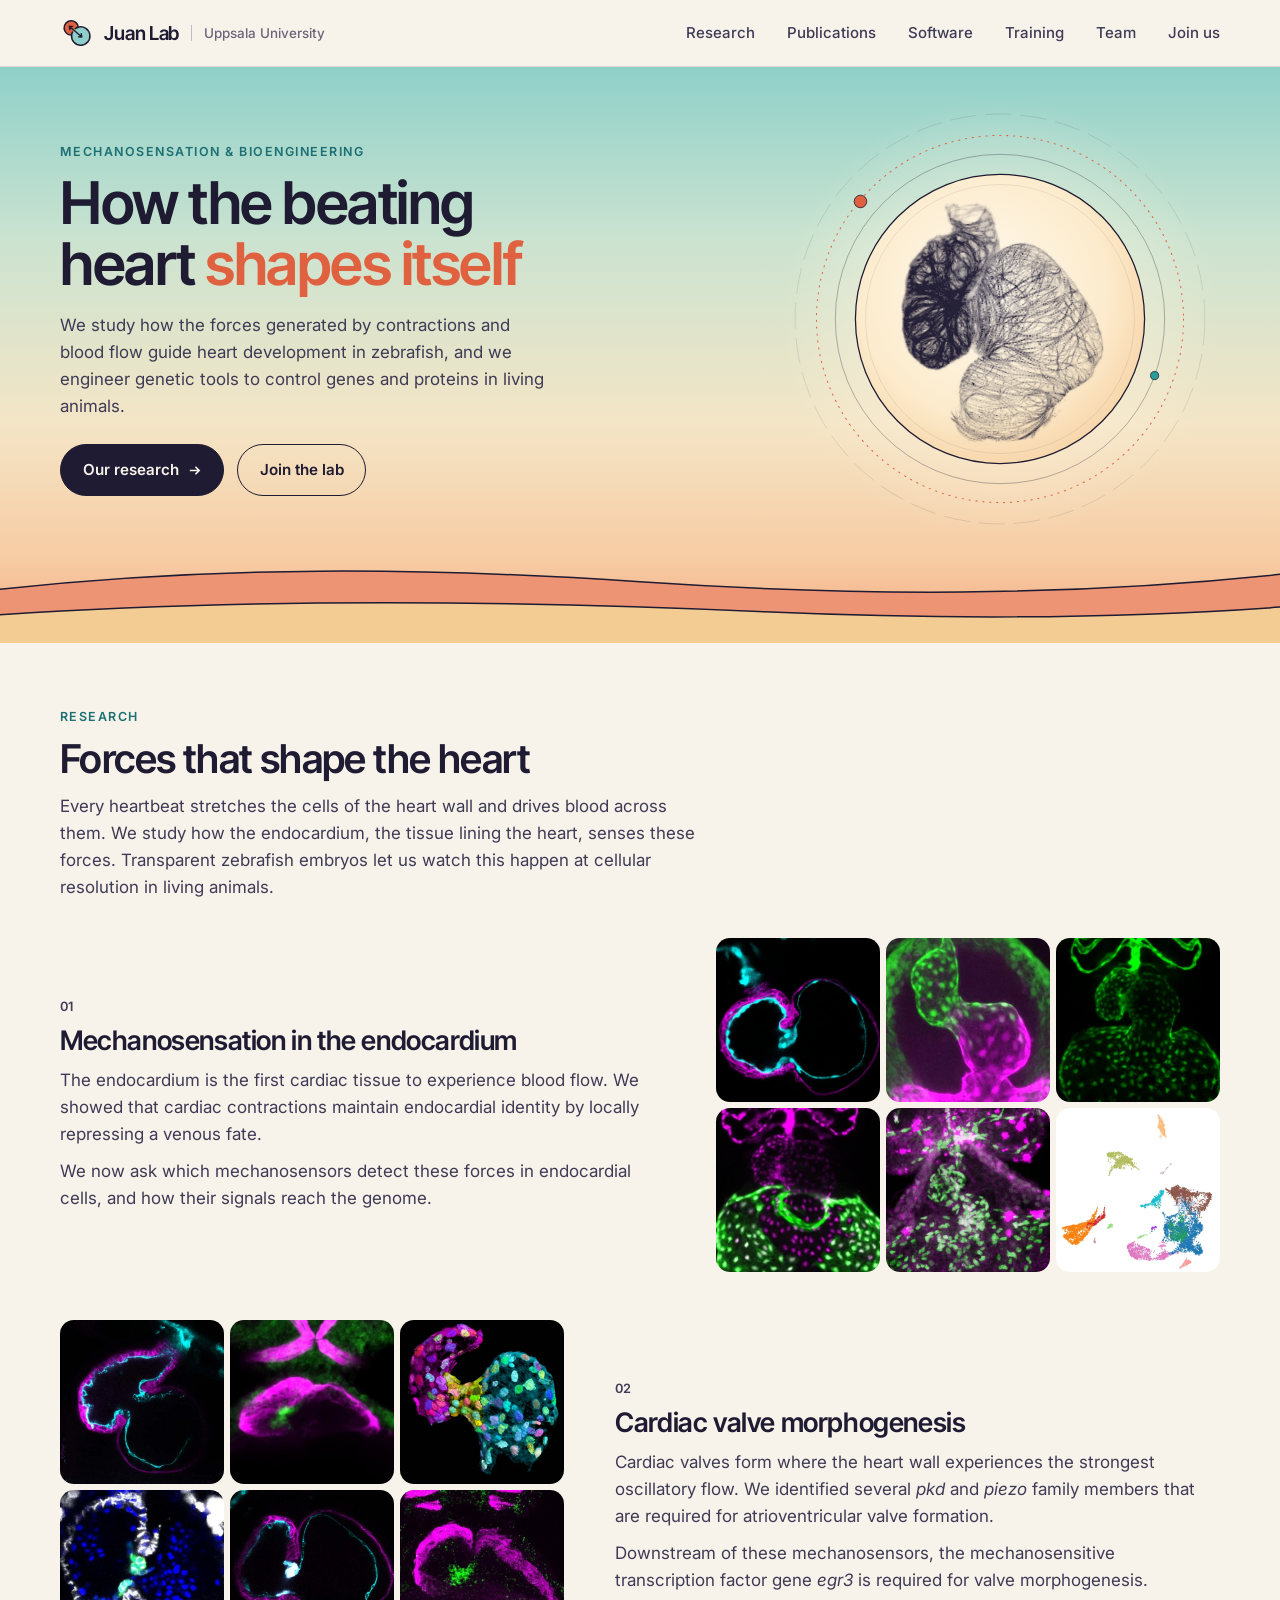
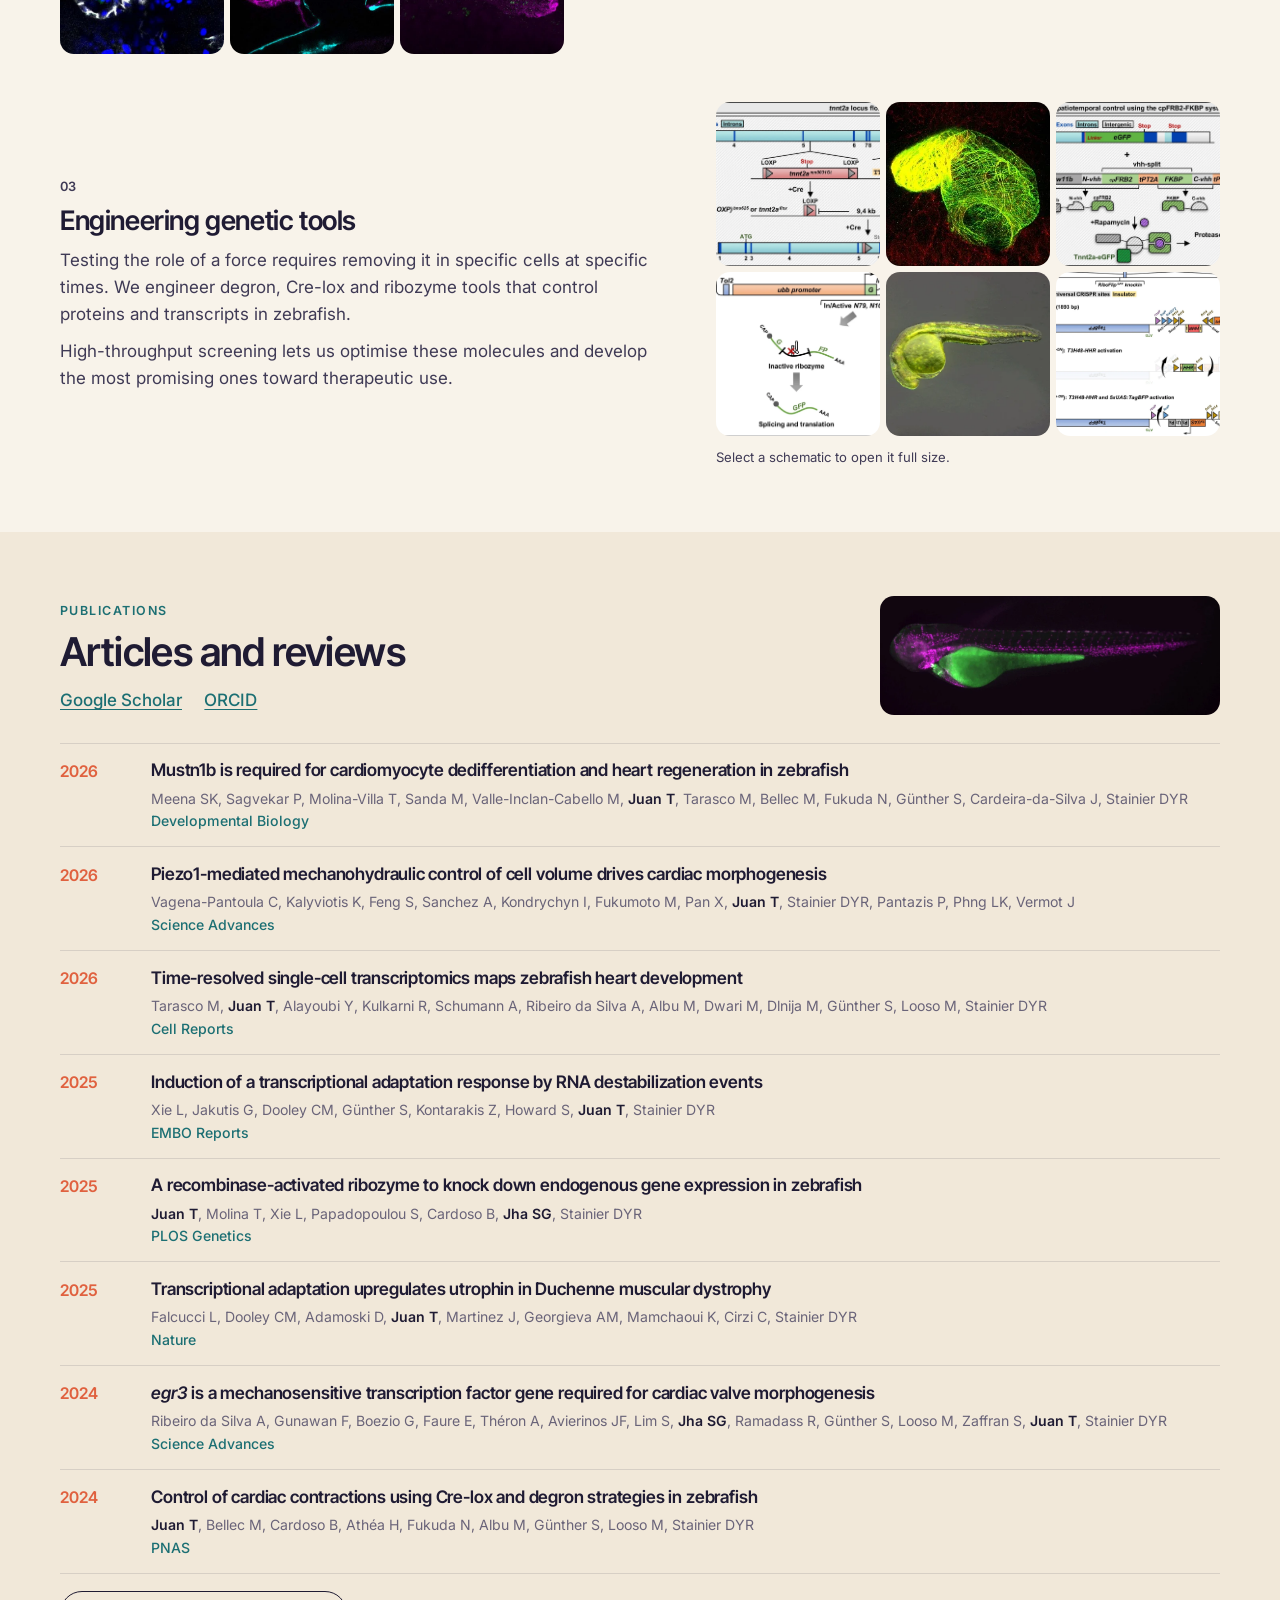
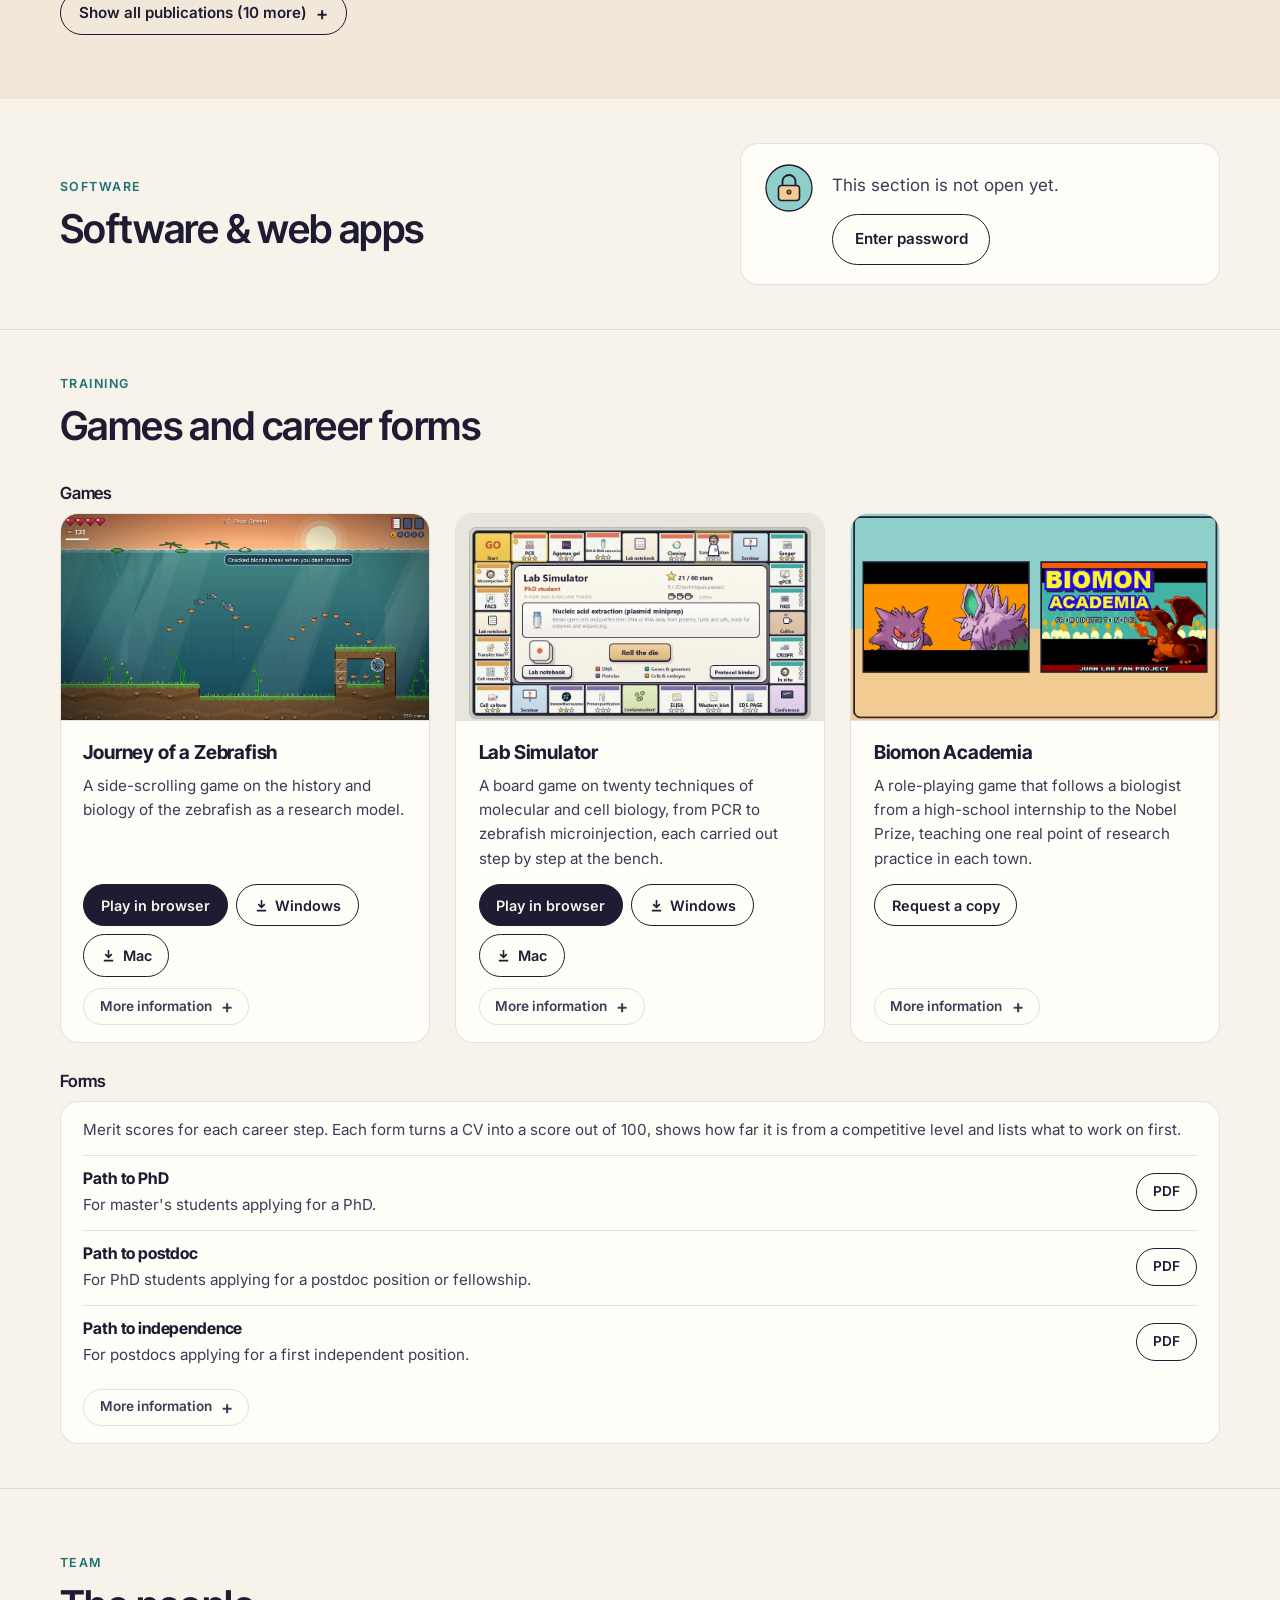
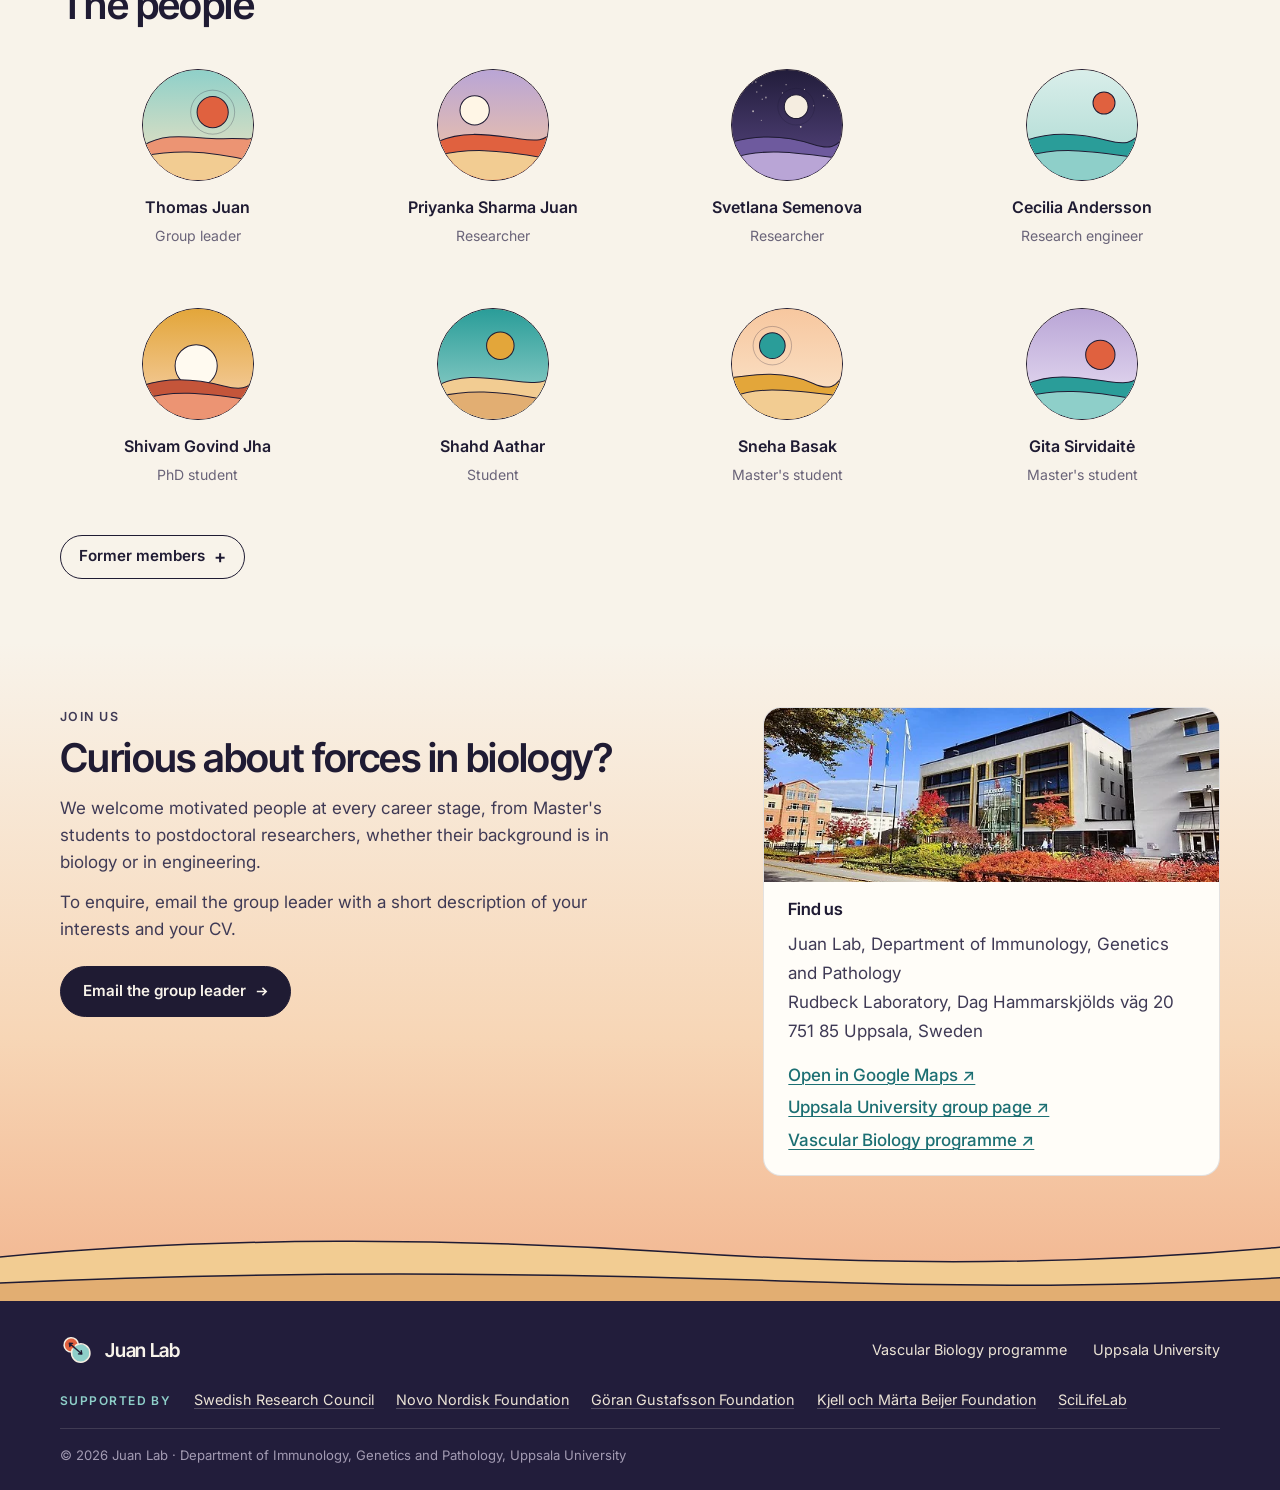
<file: index.html>
<!DOCTYPE html>
<html lang="en">
<head>
  <meta charset="utf-8">
  <meta name="viewport" content="width=device-width, initial-scale=1">
  <title>Juan Lab · Mechanosensation and Bioengineering · Uppsala University</title>
  <meta name="description" content="Juan Lab at Uppsala University studies how cardiac contractions and blood flow shape the developing heart in zebrafish, and engineers genetic tools to control genes and proteins in living animals.">
  <link rel="canonical" href="https://juanlab.org/">
  <meta name="theme-color" content="#f8f3ea">

  <meta property="og:type" content="website">
  <meta property="og:site_name" content="Juan Lab">
  <meta property="og:title" content="Juan Lab · How the beating heart shapes itself">
  <meta property="og:description" content="Mechanosensation in cardiovascular development and biomolecule engineering, in zebrafish. Uppsala University.">
  <meta property="og:url" content="https://juanlab.org/">
  <meta property="og:image" content="https://juanlab.org/assets/img/hero/og-image.jpg?v=20261113b">
  <meta property="og:image:width" content="1200">
  <meta property="og:image:height" content="630">
  <meta property="og:image:alt" content="How the beating heart shapes itself, beside a line drawing of a zebrafish heart">
  <meta name="twitter:card" content="summary_large_image">

  <link rel="icon" href="assets/logo/favicon.svg?v=20261113d" type="image/svg+xml">
  <link rel="icon" href="assets/logo/favicon-32.png?v=20261113d" sizes="32x32" type="image/png">
  <link rel="apple-touch-icon" href="assets/logo/apple-touch-icon.png?v=20261113d">

  <link rel="preconnect" href="https://fonts.googleapis.com">
  <link rel="preconnect" href="https://fonts.gstatic.com" crossorigin>
  <link href="https://fonts.googleapis.com/css2?family=Inter+Tight:wght@500;600&family=Inter:wght@400;500;600&display=swap" rel="stylesheet">
  <link rel="stylesheet" href="assets/css/style.css?v=20261121d">

  <script type="application/ld+json">
  {
    "@context": "https://schema.org",
    "@type": "ResearchOrganization",
    "name": "Juan Lab",
    "url": "https://juanlab.org/",
    "logo": "https://juanlab.org/assets/logo/juanlab-logo.svg",
    "description": "Mechanosensation in cardiovascular development and biomolecule engineering in zebrafish.",
    "parentOrganization": { "@type": "CollegeOrUniversity", "name": "Uppsala University" },
    "address": {
      "@type": "PostalAddress",
      "streetAddress": "Dag Hammarskjölds väg 20",
      "postalCode": "751 85",
      "addressLocality": "Uppsala",
      "addressCountry": "SE"
    }
  }
  </script>
  <script>document.documentElement.classList.add('js');</script>
</head>

<body>
  <a class="skip-link" href="#main">Skip to content</a>

  <!-- ====================================================================
       HEADER
       ==================================================================== -->
  <header class="site-header">
    <div class="w nav">
      <a class="brand" href="#top" aria-label="Juan Lab, back to top">
        <img src="assets/logo/juanlab-logo.svg?v=20261113d" alt="" width="34" height="34">
        <span class="brand-name">Juan Lab</span>
        <span class="brand-aff">Uppsala University</span>
      </a>
      <button class="nav-toggle" type="button" aria-expanded="false" aria-controls="nav-links">
        <span></span><span class="visually-hidden">Menu</span>
      </button>
      <nav aria-label="Primary">
        <ul class="nav-links" id="nav-links">
          <li><a href="#research">Research</a></li>
          <li><a href="#publications">Publications</a></li>
          <li><a href="#software">Software</a></li>
          <li><a href="#training">Training</a></li>
          <li><a href="#team">Team</a></li>
          <li><a href="#join">Join us</a></li>
        </ul>
      </nav>
    </div>
  </header>

  <main id="main">

    <!-- ==================================================================
         HERO
         The "galaxy" is a line drawing of a zebrafish heart. It is capped in
         size so it stays sharp on large screens.
         ================================================================== -->
    <section class="hero" id="top" aria-labelledby="hero-title">
      <div class="w hero-inner">
        <div class="hero-copy">
          <p class="eyebrow">Mechanosensation &amp; Bioengineering</p>
          <h1 id="hero-title">How the beating heart <span>shapes itself</span></h1>
          <p class="lede">
            We study how the forces generated by contractions and blood flow guide heart development
            in zebrafish, and we engineer genetic tools to control genes and proteins in living animals.
          </p>
          <div class="hero-actions">
            <a class="btn" href="#research">Our research
              <svg viewBox="0 0 16 16" fill="none" aria-hidden="true"><path d="M3 8h10M9 4l4 4-4 4" stroke="currentColor" stroke-width="1.7"/></svg>
            </a>
            <a class="btn btn--light" href="#join">Join the lab</a>
          </div>
        </div>

        <div class="cosmos" aria-hidden="true">
          <svg class="galaxy-heart" viewBox="0 0 700 700">
            <defs>
              <radialGradient id="halo">
                <stop offset="0" stop-color="#fff6e2" stop-opacity=".95"/>
                <stop offset=".62" stop-color="#fff6e2" stop-opacity=".3"/>
                <stop offset="1" stop-color="#fff6e2" stop-opacity="0"/>
              </radialGradient>
              <radialGradient id="sunFill" cx=".44" cy=".4" r=".7">
                <stop offset="0" stop-color="#fffaf0"/>
                <stop offset=".62" stop-color="#fcebcc"/>
                <stop offset="1" stop-color="#f5cc9b"/>
              </radialGradient>
              <clipPath id="sunClip"><circle cx="350" cy="350" r="228"/></clipPath>
            </defs>
            <circle cx="350" cy="350" r="350" fill="url(#halo)"/>
            <g class="orbits" fill="none">
              <circle cx="350" cy="350" r="262" stroke="#1f1b33" stroke-width="1.1" stroke-opacity=".45"/>
              <circle cx="350" cy="350" r="292" stroke="#e0613f" stroke-width="1.6" stroke-dasharray="2 9" stroke-linecap="round"/>
              <circle cx="350" cy="350" r="326" stroke="#1f1b33" stroke-width=".8" stroke-opacity=".22" stroke-dasharray="42 14"/>
              <circle cx="128" cy="163" r="10" fill="#e0613f" stroke="#1f1b33" stroke-width="1.3"/>
              <circle cx="596" cy="440" r="6.5" fill="#2a9d99" stroke="#1f1b33" stroke-width="1.2"/>
            </g>
            <circle cx="350" cy="350" r="230" fill="url(#sunFill)" stroke="#1f1b33" stroke-width="2"/>
            <circle cx="350" cy="350" r="214" fill="none" stroke="#1f1b33" stroke-width=".7" stroke-opacity=".2"/>
            <g clip-path="url(#sunClip)">
              <image href="assets/img/hero/heart-lines.webp" x="183" y="148" width="334" height="405" transform="rotate(-7 350 350)"/>
            </g>
          </svg>
        </div>
      </div>

      <svg class="dunes" viewBox="0 0 1440 160" preserveAspectRatio="none" aria-hidden="true">
        <path d="M-10 72 C240 30 480 34 720 58 C960 82 1200 84 1450 44 L1450 175 L-10 175Z" fill="#ec9473" stroke="#1f1b33" stroke-width="1.5" vector-effect="non-scaling-stroke"/>
        <path d="M-10 114 C260 86 560 88 860 108 C1080 122 1280 118 1450 99 L1450 175 L-10 175Z" fill="#f2cc92" stroke="#1f1b33" stroke-width="1.5" vector-effect="non-scaling-stroke"/>
      </svg>
    </section>

    <!-- ==================================================================
         RESEARCH
         ================================================================== -->
    <section class="section" id="research" aria-labelledby="research-title">
      <div class="w">
        <header class="section-head">
          <p class="eyebrow">Research</p>
          <h2 id="research-title">Forces that shape the heart</h2>
          <p class="lede">
            Every heartbeat stretches the cells of the heart wall and drives blood across them.
            We study how the endocardium, the tissue lining the heart, senses these forces. Transparent
            zebrafish embryos let us watch this happen at cellular resolution in living animals.
          </p>
        </header>

        <div class="themes">
          <article class="theme reveal">
            <div>
              <p class="theme-tag">01</p>
              <h3>Mechanosensation in the endocardium</h3>
              <p>
                The endocardium is the first cardiac tissue to experience blood flow. We showed that cardiac
                contractions maintain endocardial identity by locally repressing a venous fate.
              </p>
              <p>
                We now ask which mechanosensors detect these forces in endocardial cells, and how their
                signals reach the genome.
              </p>
            </div>
            <div class="panel">
              <ul class="mosaic">
                <li><img src="assets/img/research-1-endocardium/heart-section.webp" width="693" height="693" loading="lazy" alt="Confocal section of a 72 hpf zebrafish heart"></li>
                <li><img src="assets/img/research-1-endocardium/endocardium-and-vein.webp" width="368" height="368" loading="lazy" alt="Zebrafish heart labelled with endocardial and venous reporters"></li>
                <li><img src="assets/img/research-1-endocardium/heart-and-arches.webp" width="512" height="512" loading="lazy" alt="Zebrafish heart and pharyngeal arch vessels, endothelial reporter"></li>
                <li><img src="assets/img/research-1-endocardium/endocardial-ring.webp" width="360" height="360" loading="lazy" alt="Zebrafish heart imaged with endothelial and nuclear reporters"></li>
                <li><img src="assets/img/research-1-endocardium/heart-nuclei.webp" width="512" height="512" loading="lazy" alt="Zebrafish heart with fluorescent nuclei"></li>
                <li class="light"><img src="assets/img/research-1-endocardium/single-cell-umap.webp" width="451" height="450" loading="lazy" alt="Single-cell transcriptomic map of zebrafish heart cells"></li>
              </ul>
            </div>
          </article>

          <article class="theme reveal">
            <div>
              <p class="theme-tag">02</p>
              <h3>Cardiac valve morphogenesis</h3>
              <p>
                Cardiac valves form where the heart wall experiences the strongest oscillatory flow. We identified
                several <i>pkd</i> and <i>piezo</i> family members that are required for atrioventricular
                valve formation.
              </p>
              <p>
                Downstream of these mechanosensors, the mechanosensitive transcription factor gene <i>egr3</i> is
                required for valve morphogenesis.
              </p>
            </div>
            <div class="panel">
              <ul class="mosaic">
                <li><img src="assets/img/research-2-valves/heart-section.webp" width="500" height="500" loading="lazy" alt="Confocal section of a 72 hpf zebrafish heart, endocardium in cyan and myocardium in magenta"></li>
                <li><img src="assets/img/research-2-valves/klf2a-at-the-avc.webp" width="408" height="408" loading="lazy" alt="78 hpf zebrafish heart stained for MHC (magenta) and klf2a (green) at the atrioventricular canal"></li>
                <li><img src="assets/img/research-2-valves/endocardial-segmentation.webp" width="538" height="538" loading="lazy" alt="Segmented endocardial nuclei in a 48 hpf zebrafish heart"></li>
                <li><img src="assets/img/research-2-valves/alcama-and-egr3.webp" width="400" height="400" loading="lazy" alt="Zebrafish heart stained for DAPI, Alcama and egr3 at the atrioventricular canal"></li>
                <li><img src="assets/img/research-2-valves/egr3-reporter.webp" width="512" height="512" loading="lazy" alt="egr3 reporter expression at the atrioventricular canal of a 72 hpf zebrafish heart"></li>
                <li><img src="assets/img/research-2-valves/klf2-heart.webp" width="408" height="408" loading="lazy" alt="78 hpf zebrafish heart stained for MHC (magenta) and klf2 (green)"></li>
              </ul>
            </div>
          </article>

          <article class="theme reveal">
            <div>
              <p class="theme-tag">03</p>
              <h3>Engineering genetic tools</h3>
              <p>
                Testing the role of a force requires removing it in specific cells at specific times. We engineer
                degron, Cre-lox and ribozyme tools that control proteins and transcripts in zebrafish.
              </p>
              <p>
                High-throughput screening lets us optimise these molecules and develop the most promising ones
                toward therapeutic use.
              </p>
            </div>
            <div class="panel">
              <ul class="mosaic">
                <li><a href="assets/img/research-3-tools/schematics/tnnt2a-floxing.webp" target="_blank" rel="noopener">
                  <img src="assets/img/research-3-tools/schematics/tnnt2a-floxing-tile.webp" width="679" height="679" loading="lazy" alt="Schematic of the tnnt2a locus floxing strategy, using Cre-lox recombination and a CRISPR/Cas9 knock-in"></a></li>
                <li><img src="assets/img/research-3-tools/tnnt2a-egfp-heart.webp" width="247" height="247" loading="lazy" alt="Zebrafish heart with endogenously tagged Tnnt2a-eGFP"></li>
                <li><a href="assets/img/research-3-tools/schematics/split-zgrad.webp" target="_blank" rel="noopener">
                  <img src="assets/img/research-3-tools/schematics/split-zgrad-tile.webp" width="679" height="679" loading="lazy" alt="Schematic of the split-zGRAD degron: rapamycin reconstitutes a GFP nanobody that targets Tnnt2a-eGFP for proteasomal degradation"></a></li>
                <li><a href="assets/img/research-3-tools/schematics/ribozyme-reporter.webp" target="_blank" rel="noopener">
                  <img src="assets/img/research-3-tools/schematics/ribozyme-reporter-tile.webp" width="679" height="679" loading="lazy" alt="Schematic of the dual-promoter ribozyme reporter: an active ribozyme in the intron drives pre-mRNA cleavage and degradation"></a></li>
                <li><img src="assets/img/research-3-tools/ribozyme-embryo.webp" width="511" height="410" loading="lazy" alt="25 hpf zebrafish embryo co-expressing eGFP and mCherry"></li>
                <li><a href="assets/img/research-3-tools/schematics/riboflip.webp" target="_blank" rel="noopener">
                  <img src="assets/img/research-3-tools/schematics/riboflip-tile.webp" width="800" height="800" loading="lazy" alt="Schematic of the RiboFlip cassette at the zebrafish alb locus, in its OFF, Flp-ON and Cre-ON orientations"></a></li>
              </ul>
              <p class="panel-note">Select a schematic to open it full size.</p>
            </div>
          </article>
        </div>
      </div>
    </section>

    <!-- ==================================================================
         PUBLICATIONS
         Lab members are in <b>. The first list is always visible; older
         items sit in the drop-down below it.
         ================================================================== -->
    <section class="section section--alt" id="publications" aria-labelledby="pubs-title">
      <div class="w">
        <div class="pubs-head">
          <header class="section-head">
            <p class="eyebrow">Publications</p>
            <h2 id="pubs-title">Articles and reviews</h2>
            <div class="pub-links">
              <a class="text-link" href="https://scholar.google.com/citations?user=vMfxQ8AAAAAJ&amp;hl=en&amp;view_op=list_works&amp;sortby=pubdate" target="_blank" rel="noopener">Google Scholar</a>
              <a class="text-link" href="https://orcid.org/0000-0002-9654-3717" target="_blank" rel="noopener">ORCID</a>
            </div>
          </header>
          <figure class="pubs-art">
            <img src="assets/img/publications/larva.webp" width="1147" height="401" loading="lazy" alt="Live zebrafish larva imaged with fluorescent reporters">
          </figure>
        </div>

        <ol class="pubs">
          <li class="pub"><span class="pub-year">2026</span><div><a class="pub-title" href="https://doi.org/10.1016/j.ydbio.2026.10.004" target="_blank" rel="noopener">Mustn1b is required for cardiomyocyte dedifferentiation and heart regeneration in zebrafish</a><p class="authors">Meena SK, Sagvekar P, Molina-Villa T, Sanda M, Valle-Inclan-Cabello M, <b>Juan T</b>, Tarasco M, Bellec M, Fukuda N, Günther S, Cardeira-da-Silva J, Stainier DYR</p><p class="journal">Developmental Biology</p></div></li>
          <li class="pub"><span class="pub-year">2026</span><div><a class="pub-title" href="https://doi.org/10.1126/sciadv.aea7025" target="_blank" rel="noopener">Piezo1-mediated mechanohydraulic control of cell volume drives cardiac morphogenesis</a><p class="authors">Vagena-Pantoula C, Kalyviotis K, Feng S, Sanchez A, Kondrychyn I, Fukumoto M, Pan X, <b>Juan T</b>, Stainier DYR, Pantazis P, Phng LK, Vermot J</p><p class="journal">Science Advances</p></div></li>
          <li class="pub"><span class="pub-year">2026</span><div><a class="pub-title" href="https://doi.org/10.1016/j.celrep.2026.117249" target="_blank" rel="noopener">Time-resolved single-cell transcriptomics maps zebrafish heart development</a><p class="authors">Tarasco M, <b>Juan T</b>, Alayoubi Y, Kulkarni R, Schumann A, Ribeiro da Silva A, Albu M, Dwari M, Dlnija M, Günther S, Looso M, Stainier DYR</p><p class="journal">Cell Reports</p></div></li>
          <li class="pub"><span class="pub-year">2025</span><div><a class="pub-title" href="https://doi.org/10.1038/s44319-025-00427-3" target="_blank" rel="noopener">Induction of a transcriptional adaptation response by RNA destabilization events</a><p class="authors">Xie L, Jakutis G, Dooley CM, Günther S, Kontarakis Z, Howard S, <b>Juan T</b>, Stainier DYR</p><p class="journal">EMBO Reports</p></div></li>
          <li class="pub"><span class="pub-year">2025</span><div><a class="pub-title" href="https://doi.org/10.1371/journal.pgen.1011594" target="_blank" rel="noopener">A recombinase-activated ribozyme to knock down endogenous gene expression in zebrafish</a><p class="authors"><b>Juan T</b>, Molina T, Xie L, Papadopoulou S, Cardoso B, <b>Jha SG</b>, Stainier DYR</p><p class="journal">PLOS Genetics</p></div></li>
          <li class="pub"><span class="pub-year">2025</span><div><a class="pub-title" href="https://doi.org/10.1038/s41586-024-08539-x" target="_blank" rel="noopener">Transcriptional adaptation upregulates utrophin in Duchenne muscular dystrophy</a><p class="authors">Falcucci L, Dooley CM, Adamoski D, <b>Juan T</b>, Martinez J, Georgieva AM, Mamchaoui K, Cirzi C, Stainier DYR</p><p class="journal">Nature</p></div></li>
          <li class="pub"><span class="pub-year">2024</span><div><a class="pub-title" href="https://doi.org/10.1126/sciadv.adl0633" target="_blank" rel="noopener"><i>egr3</i> is a mechanosensitive transcription factor gene required for cardiac valve morphogenesis</a><p class="authors">Ribeiro da Silva A, Gunawan F, Boezio G, Faure E, Théron A, Avierinos JF, Lim S, <b>Jha SG</b>, Ramadass R, Günther S, Looso M, Zaffran S, <b>Juan T</b>, Stainier DYR</p><p class="journal">Science Advances</p></div></li>
          <li class="pub"><span class="pub-year">2024</span><div><a class="pub-title" href="https://doi.org/10.1073/pnas.2309842121" target="_blank" rel="noopener">Control of cardiac contractions using Cre-lox and degron strategies in zebrafish</a><p class="authors"><b>Juan T</b>, Bellec M, Cardoso B, Athéa H, Fukuda N, Albu M, Günther S, Looso M, Stainier DYR</p><p class="journal">PNAS</p></div></li>
        </ol>
        <details class="more">
          <summary>Show all publications (10 more)</summary>
          <ol class="pubs">
            <li class="pub"><span class="pub-year">2024</span><div><a class="pub-title" href="https://doi.org/10.1242/dev.203028" target="_blank" rel="noopener"><i>flt1</i> inactivation promotes zebrafish cardiac regeneration by enhancing endothelial activity and limiting the fibrotic response</a><p class="authors">Wang ZY, Mehra A, Wang QC, Gupta S, Ribeiro da Silva A, <b>Juan T</b>, Günther S, Looso M, Detleffsen J, Stainier DYR, Marín-Juez R</p><p class="journal">Development</p></div></li>
            <li class="pub"><span class="pub-year">2024</span><div><a class="pub-title" href="https://doi.org/10.1242/dev.202806" target="_blank" rel="noopener">Shh signaling activity predicts cardiac laterality in <i>Astyanax mexicanus</i> populations</a><p class="authors"><b>Juan T</b>, Ebnicher G</p><p class="journal">Development</p></div></li>
            <li class="pub"><span class="pub-year">2023</span><div><a class="pub-title" href="https://doi.org/10.1038/s41467-023-35843-3" target="_blank" rel="noopener">Multiple <i>pkd</i> and <i>piezo</i> gene family members are required for atrioventricular valve formation</a><p class="authors"><b>Juan T</b>, Ribeiro da Silva A, Cardoso B, Lim SE, Charteau V, Stainier DYR</p><p class="journal">Nature Communications</p></div></li>
            <li class="pub"><span class="pub-year">2023</span><div><a class="pub-title" href="https://doi.org/10.1242/dev.202360" target="_blank" rel="noopener">Pathway to Independence: the future of developmental biology</a><p class="authors">Agarwal P, Cadart C, Fort L, Gahan J, Greenspan L, <b>Juan T</b>, Kameneva P, Miao Y</p><p class="journal">Development</p></div></li>
            <li class="pub"><span class="pub-year">2023</span><div><a class="pub-title" href="https://doi.org/10.1242/dev.202257" target="_blank" rel="noopener">Pathway to Independence: an interview with Thomas Juan</a><p class="journal">Development</p></div></li>
            <li class="pub"><span class="pub-year">2022</span><div><a class="pub-title" href="https://doi.org/10.1126/sciadv.abj2029" target="_blank" rel="noopener">Parental mutations influence wild-type offspring via transcriptional adaptation</a><p class="authors">Jiang Z, El-Brolosy MA, Serobyan V, Welker JM, Retzer N, Dooley CM, Jakutis G, <b>Juan T</b>, Fukuda N, Maischein HM, Balciunas D, Stainier DYR</p><p class="journal">Science Advances</p></div></li>
            <li class="pub"><span class="pub-year">2018</span><div><a class="pub-title" href="https://doi.org/10.1038/s41467-018-04284-8" target="_blank" rel="noopener">Myosin1D is an evolutionarily conserved regulator of animal left-right asymmetry</a><p class="authors"><b>Juan T</b>, Géminard C, Coutelis JB, Cerezo D, Polès S, Noselli S, Fürthauer M</p><p class="journal">Nature Communications</p></div></li>
            <li class="pub"><span class="pub-year">2018</span><div><a class="pub-title" href="https://doi.org/10.1016/j.semcdb.2017.08.022" target="_blank" rel="noopener">Biogenesis and function of ESCRT-dependent extracellular vesicles</a><p class="authors"><b>Juan T</b>, Fürthauer M</p><p class="journal">Seminars in Cell &amp; Developmental Biology</p></div></li>
            <li class="pub"><span class="pub-year">2015</span><div><a class="pub-title" href="https://doi.org/10.1016/j.celrep.2015.09.008" target="_blank" rel="noopener">Companion blood cells control ovarian stem cell niche microenvironment and homeostasis</a><p class="authors">Van De Bor V, Zimniak G, Papone L, Cerezo D, Malbouyres M, <b>Juan T</b>, Ruggiero F, Noselli S</p><p class="journal">Cell Reports</p></div></li>
            <li class="pub"><span class="pub-year">2015</span><div><a class="pub-title" href="https://doi.org/10.1051/jbio/2015009" target="_blank" rel="noopener">The ESCRT complex: from endosomal transport to the development of multicellular organisms</a><p class="authors"><b>Juan T</b>, Fürthauer M</p><p class="journal">Biologie Aujourd'hui</p></div></li>
          </ol>
        </details>
      </div>
    </section>

    <!-- ==================================================================
         SOFTWARE & WEB APPS (placeholder until the tools are released)
         ================================================================== -->
    <section class="section section--band" id="software" aria-labelledby="software-title">
      <div class="w">
        <div class="band-row">
          <header class="section-head">
            <p class="eyebrow">Software</p>
            <h2 id="software-title">Software &amp; web apps</h2>
          </header>
          <!-- This section's content is not in this page. It is encrypted in
               assets/locked/software.json (AES-GCM, key from the password via
               PBKDF2) and decrypted in the browser once the password is typed.
               To change the content, edit private/software-section.html and run
               tools/encrypt-section.py. -->
          <div class="gate" id="software-gate" data-payload="assets/locked/software.json">
            <svg class="gate-icon" viewBox="0 0 48 48" aria-hidden="true">
              <circle cx="24" cy="24" r="23" fill="#8ecfc9" stroke="#1f1b33" stroke-width="1.3"/>
              <path d="M17.5 22v-4.5a6.5 6.5 0 0 1 13 0V22" fill="none" stroke="#1f1b33" stroke-width="1.8"/>
              <rect x="13.5" y="21.5" width="21" height="15" rx="3" fill="#f2cc92" stroke="#1f1b33" stroke-width="1.6"/>
              <circle cx="24" cy="28" r="2" fill="#e0613f" stroke="#1f1b33" stroke-width="1.1"/>
            </svg>
            <div class="gate-body">
              <p class="gate-label">This section is not open yet.</p>
              <button class="btn btn--light" type="button" id="gate-open" aria-expanded="false" aria-controls="gate-form">Enter password</button>
              <form id="gate-form" hidden>
                <label class="gate-label" for="gate-input">Password</label>
                <div class="gate-row">
                  <input id="gate-input" class="gate-input" type="password" autocomplete="off" spellcheck="false" aria-describedby="gate-error">
                  <button class="btn" type="submit" id="gate-submit">Unlock</button>
                </div>
                <p class="gate-error" id="gate-error" role="status" hidden>That password is not correct.</p>
              </form>
              <noscript><p class="gate-error">This section needs JavaScript to open.</p></noscript>
            </div>
          </div>
        </div>

        <div id="software-content" hidden></div>
      </div>
    </section>

    <!-- ==================================================================
         TRAINING
         Heading on top, then two subsections one above the other: Games
         (cards side by side) and Forms.
         Games: one .game card per game. The download buttons point at the
         newest release of the game's GitHub repository, so they do not need
         changing when a new version is published.
         Forms: the PDFs in forms/ are copies of the builds in ../forms
         (outside this repository); copy them again after a rebuild.
         ================================================================== -->
    <section class="section section--band" id="training" aria-labelledby="training-title">
      <div class="w">
        <header class="section-head">
          <p class="eyebrow">Training</p>
          <h2 id="training-title">Games and career forms</h2>
        </header>
        <div class="subsections">
          <div class="subsection" id="games">
          <h3 class="sub-title">Games</h3>
          <article class="game">
            <img src="assets/img/games/journey-of-a-zebrafish.webp?v=20261121" alt="A zebrafish and two shoal-mates swim through a river level of the game" width="960" height="540" loading="lazy">
            <div class="game-body">
              <h4>Journey of a Zebrafish</h4>
              <p>A side-scrolling game on the history and biology of the zebrafish as a research model.</p>
              <div class="game-links">
                <a class="btn" href="games/journey-of-a-zebrafish/" data-game="games/journey-of-a-zebrafish/" data-title="Journey of a Zebrafish">Play in browser</a>
                <a class="btn btn--light" href="https://github.com/Thomas-Juan/journey-of-a-zebrafish/releases/latest/download/JourneyOfAZebrafish-Windows.exe" data-download="JourneyOfAZebrafish-Windows.exe" data-size="about 28 MB" data-note="The program is not signed, so Windows may show a notice the first time you run it. Choose More info, then Run anyway." aria-label="Download for Windows" title="Download for Windows"><svg viewBox="0 0 16 16" fill="none" aria-hidden="true"><path d="M8 2v8M4.5 6.5 8 10l3.5-3.5M3 13.5h10" stroke="currentColor" stroke-width="1.7"/></svg>Windows</a>
                <a class="btn btn--light" href="https://github.com/Thomas-Juan/journey-of-a-zebrafish/releases/latest/download/JourneyOfAZebrafish-macOS.zip" data-download="JourneyOfAZebrafish-macOS.zip" data-size="about 19 MB" data-note="For Apple silicon Macs. Unzip the file, then right-click the app and choose Open the first time." aria-label="Download for Mac" title="Download for Mac"><svg viewBox="0 0 16 16" fill="none" aria-hidden="true"><path d="M8 2v8M4.5 6.5 8 10l3.5-3.5M3 13.5h10" stroke="currentColor" stroke-width="1.7"/></svg>Mac</a>
              </div>
              <details class="more">
                <summary>More information</summary>
                <dl class="game-info">
                  <dt>The game</dt>
                  <dd>You follow the zebrafish from the rivers of Bengal to the research laboratory. Each level teaches part of the story, and questions along the way test what was learned.</dd>
                  <dt>In the browser</dt>
                  <dd>Needs a keyboard. Progress is kept in that browser.</dd>
                  <dt>Download for Windows</dt>
                  <dd>One file, about 28 MB. Windows may ask for confirmation the first time you run it.</dd>
                  <dt>Download for Mac</dt>
                  <dd>For Apple silicon Macs, about 19 MB. Unzip, then right-click the app and choose Open the first time.</dd>
                  <dt>Cost</dt>
                  <dd>Free. The <a href="https://github.com/Thomas-Juan/journey-of-a-zebrafish">source code</a> is on GitHub.</dd>
                </dl>
              </details>
            </div>
          </article>
          <article class="game">
            <img src="assets/img/games/lab-simulator.webp?v=20261121" alt="The game board: lab benches for twenty techniques around a central panel with the dice" width="960" height="540" loading="lazy">
            <div class="game-body">
              <h4>Lab Simulator</h4>
              <p>A board game on twenty techniques of molecular and cell biology, from PCR to zebrafish microinjection, each carried out step by step at the bench.</p>
              <div class="game-links">
                <a class="btn" href="games/lab-simulator/" data-game="games/lab-simulator/" data-title="Lab Simulator" data-hint="Click the game to start, then play with the mouse.">Play in browser</a>
                <a class="btn btn--light" href="https://github.com/Thomas-Juan/lab-simulator/releases/latest/download/LabSimulator-Windows.exe" data-download="LabSimulator-Windows.exe" data-size="about 29 MB" data-note="The program is not signed, so Windows may show a notice the first time you run it. Choose More info, then Run anyway." aria-label="Download for Windows" title="Download for Windows"><svg viewBox="0 0 16 16" fill="none" aria-hidden="true"><path d="M8 2v8M4.5 6.5 8 10l3.5-3.5M3 13.5h10" stroke="currentColor" stroke-width="1.7"/></svg>Windows</a>
                <a class="btn btn--light" href="https://github.com/Thomas-Juan/lab-simulator/releases/latest/download/LabSimulator-macOS.zip" data-download="LabSimulator-macOS.zip" data-size="about 20 MB" data-note="For Apple silicon Macs. Unzip the file, then right-click the app and choose Open the first time." aria-label="Download for Mac" title="Download for Mac"><svg viewBox="0 0 16 16" fill="none" aria-hidden="true"><path d="M8 2v8M4.5 6.5 8 10l3.5-3.5M3 13.5h10" stroke="currentColor" stroke-width="1.7"/></svg>Mac</a>
              </div>
              <details class="more">
                <summary>More information</summary>
                <dl class="game-info">
                  <dt>The game</dt>
                  <dd>Roll the dice to move between benches. At each bench you find the reagents, pipette, calculate, time the reaction and read the result. Every step ends with a fact about the technique, and each bench has three difficulty levels.</dd>
                  <dt>In the browser</dt>
                  <dd>Needs a mouse. Progress is kept in that browser. The first visit downloads about 15 MB.</dd>
                  <dt>Download for Windows</dt>
                  <dd>One file, about 29 MB. Windows may ask for confirmation the first time you run it.</dd>
                  <dt>Download for Mac</dt>
                  <dd>For Apple silicon Macs, about 20 MB. Unzip, then right-click the app and choose Open the first time.</dd>
                  <dt>Cost</dt>
                  <dd>Free. The <a href="https://github.com/Thomas-Juan/lab-simulator">source code</a> is on GitHub.</dd>
                </dl>
              </details>
            </div>
          </article>
          <article class="game">
            <img src="assets/img/games/biomon-academia.webp?v=20261121b" alt="Two screens from Biomon Academia: the opening battle scene and the title screen" width="960" height="540" loading="lazy">
            <div class="game-body">
              <h4>Biomon Academia</h4>
              <p>A role-playing game that follows a biologist from a high-school internship to the Nobel Prize, teaching one real point of research practice in each town.</p>
              <div class="game-links">
                <a class="btn btn--light" href="mailto:thomas.juan@igp.uu.se?subject=Biomon%20Academia">Request a copy</a>
              </div>
              <details class="more">
                <summary>More information</summary>
                <dl class="game-info">
                  <dt>The game</dt>
                  <dd>You climb the career ladder from BSc to PhD, postdoc, faculty job and tenure, then face peer review and a rival's scoop. Along the way the characters teach p-values, controls, FAIR data, the 3Rs and more.</dd>
                  <dt>Availability</dt>
                  <dd>Biomon Academia is a fan project based on a 2004 Nintendo game. It contains material that belongs to Nintendo, so it is not offered for download here. Write to ask for a copy.</dd>
                </dl>
              </details>
            </div>
          </article>
          </div>

          <div class="subsection" id="forms">
          <h3 class="sub-title">Forms</h3>
          <article class="game forms">
            <div class="game-body">
              <p>Merit scores for each career step. Each form turns a CV into a score out of 100, shows how far it is from a competitive level and lists what to work on first.</p>
              <ul class="form-list">
                <li><div><h4>Path to PhD</h4><p>For master's students applying for a PhD.</p></div><a class="btn btn--light" href="forms/path-to-phd.pdf" download="Path to PhD - merit score.pdf" data-download="Path to PhD - merit score.pdf" data-size="about 340 KB" data-from="" data-note="Open it in Adobe Acrobat Reader or Firefox: the score is calculated there. Browsers such as Chrome and Edge show the fields without calculating.">PDF</a></li>
                <li><div><h4>Path to postdoc</h4><p>For PhD students applying for a postdoc position or fellowship.</p></div><a class="btn btn--light" href="forms/path-to-postdoc.pdf" download="Path to postdoc - merit score.pdf" data-download="Path to postdoc - merit score.pdf" data-size="about 370 KB" data-from="" data-note="Open it in Adobe Acrobat Reader or Firefox: the score is calculated there. Browsers such as Chrome and Edge show the fields without calculating.">PDF</a></li>
                <li><div><h4>Path to independence</h4><p>For postdocs applying for a first independent position.</p></div><a class="btn btn--light" href="forms/path-to-independence.pdf" download="Path to independence - merit score.pdf" data-download="Path to independence - merit score.pdf" data-size="about 390 KB" data-from="" data-note="Open it in Adobe Acrobat Reader or Firefox: the score is calculated there. Browsers such as Chrome and Edge show the fields without calculating.">PDF</a></li>
              </ul>
              <details class="more">
                <summary>More information</summary>
                <dl class="game-info">
                  <dt>Filling in</dt>
                  <dd>Open the form in Adobe Acrobat Reader or Firefox; the score updates as you type. Other viewers may show the fields without calculating.</dd>
                  <dt>With an AI model</dt>
                  <dd>Each form ends with a rubric that defines every level. The same rubric as a data file: <a href="forms/path-to-phd-rubric.json">PhD</a>, <a href="forms/path-to-postdoc-rubric.json">postdoc</a>, <a href="forms/path-to-independence-rubric.json">independence</a>.</dd>
                  <dt>Status</dt>
                  <dd>A self-assessment, not an official standard of Uppsala University or of any funder.</dd>
                  <dt>Cost</dt>
                  <dd>Free.</dd>
                </dl>
              </details>
            </div>
          </article>
          </div>
        </div>
      </div>
    </section>

    <!-- ==================================================================
         TEAM
         Click a person to see contact details (from the Uppsala University
         staff directory). Without JavaScript the link opens their UU profile.
         ================================================================== -->
    <section class="section" id="team" aria-labelledby="team-title">
      <div class="w">
        <header class="section-head">
          <p class="eyebrow">Team</p>
          <h2 id="team-title">The people</h2>
        </header>

        <ul class="team">
          <li class="reveal"><a class="member" href="https://www.uu.se/en/contact-and-organisation/staff?query=N24-163" data-name="Thomas Juan" data-role="Group leader · Assistant Professor" data-email="thomas.juan@igp.uu.se" data-avatar="assets/img/team/thomas-juan.svg" data-orcid="https://orcid.org/0000-0002-9654-3717" data-scholar="https://scholar.google.com/citations?user=vMfxQ8AAAAAJ&amp;hl=en&amp;view_op=list_works&amp;sortby=pubdate">
            <span class="avatar"><img src="assets/img/team/thomas-juan.svg" alt="" width="120" height="120"></span>
            <span class="member-name">Thomas Juan</span><span class="member-role">Group leader</span><span class="member-cta">Contact</span></a></li>
          <li class="reveal"><a class="member" href="https://www.uu.se/en/contact-and-organisation/staff?query=N24-2711" data-name="Priyanka Sharma Juan" data-role="Researcher" data-email="priyanka.sharmajuan@igp.uu.se" data-avatar="assets/img/team/priyanka-sharma-juan.svg">
            <span class="avatar"><img src="assets/img/team/priyanka-sharma-juan.svg" alt="" width="120" height="120"></span>
            <span class="member-name">Priyanka Sharma Juan</span><span class="member-role">Researcher</span><span class="member-cta">Contact</span></a></li>
          <li class="reveal"><a class="member" href="https://www.uu.se/en/contact-and-organisation/staff?query=N26-2185" data-name="Svetlana Semenova" data-role="Researcher" data-email="svetlana.semenova@igp.uu.se" data-avatar="assets/img/team/svetlana-semenova.svg">
            <span class="avatar"><img src="assets/img/team/svetlana-semenova.svg" alt="" width="120" height="120"></span>
            <span class="member-name">Svetlana Semenova</span><span class="member-role">Researcher</span><span class="member-cta">Contact</span></a></li>
          <li class="reveal"><a class="member" href="https://www.uu.se/en/contact-and-organisation/staff?query=N25-2524" data-name="Cecilia Andersson" data-role="Research engineer" data-email="cecilia.andersson@igp.uu.se" data-avatar="assets/img/team/cecilia-andersson.svg">
            <span class="avatar"><img src="assets/img/team/cecilia-andersson.svg" alt="" width="120" height="120"></span>
            <span class="member-name">Cecilia Andersson</span><span class="member-role">Research engineer</span><span class="member-cta">Contact</span></a></li>
          <li class="reveal"><a class="member" href="https://www.uu.se/en/contact-and-organisation/staff?query=N24-1959" data-name="Shivam Govind Jha" data-role="PhD student" data-email="shivam.jha@igp.uu.se" data-avatar="assets/img/team/shivam-govind-jha.svg">
            <span class="avatar"><img src="assets/img/team/shivam-govind-jha.svg" alt="" width="120" height="120"></span>
            <span class="member-name">Shivam Govind Jha</span><span class="member-role">PhD student</span><span class="member-cta">Contact</span></a></li>
          <li class="reveal"><a class="member" href="https://www.uu.se/en/contact-and-organisation/staff?query=N26-117" data-name="Shahd Aathar" data-role="Student" data-email="" data-avatar="assets/img/team/shahd-aathar.svg">
            <span class="avatar"><img src="assets/img/team/shahd-aathar.svg" alt="" width="120" height="120"></span>
            <span class="member-name">Shahd Aathar</span><span class="member-role">Student</span><span class="member-cta">Contact</span></a></li>
          <li class="reveal"><button class="member" type="button" data-name="Sneha Basak" data-role="Master's student" data-email="" data-avatar="assets/img/team/sneha-basak.svg">
            <span class="avatar"><img src="assets/img/team/sneha-basak.svg" alt="" width="120" height="120"></span>
            <span class="member-name">Sneha Basak</span><span class="member-role">Master's student</span><span class="member-cta">Contact</span></button></li>
          <li class="reveal"><button class="member" type="button" data-name="Gita Sirvidaitė" data-role="Master's student" data-email="" data-avatar="assets/img/team/gita-sirvidaite.svg">
            <span class="avatar"><img src="assets/img/team/gita-sirvidaite.svg" alt="" width="120" height="120"></span>
            <span class="member-name">Gita Sirvidaitė</span><span class="member-role">Master's student</span><span class="member-cta">Contact</span></button></li>
        </ul>

        <details class="more">
          <summary>Former members</summary>
          <ul class="former-list">
            <li><span>Armand Stoe</span><span class="r">Research assistant · 2025–2026</span></li>
            <li><span>Katerina Belogrudova</span><span class="r">Master's student · 2026</span></li>
            <li><span>Sparshika Mishra</span><span class="r">Undergraduate student · 2026</span></li>
            <li><span>Nandhini Sree Arulmozhi</span><span class="r">Undergraduate student · 2026</span></li>
            <li><span>Phuong Nguyen Hoang Anh</span><span class="r">Undergraduate student · 2026</span></li>
            <li><span>Chuxiang Xue</span><span class="r">Undergraduate student · 2026</span></li>
            <li><span>Elisa Peeters</span><span class="r">Undergraduate student · 2025</span></li>
          </ul>
        </details>

        <dialog class="member-dialog" id="member-dialog" aria-labelledby="dialog-name">
          <button class="dialog-close" type="button" aria-label="Close">×</button>
          <div class="dialog-art"><span class="avatar"><img id="dialog-avatar" src="assets/img/team/thomas-juan.svg" alt="" width="120" height="120"></span></div>
          <div class="dialog-body">
            <h3 id="dialog-name"></h3>
            <p class="dialog-role" id="dialog-role"></p>
            <ul class="dialog-contact">
              <li id="dialog-email-row"><span class="k">Email</span><a id="dialog-email" href="#"></a></li>
              <li><span class="k">Address</span><span>Rudbeck Laboratory, Dag Hammarskjölds väg 20, 751 85 Uppsala</span></li>
              <li id="dialog-profile-row"><span class="k">Profile</span><a id="dialog-profile" href="#" target="_blank" rel="noopener">Uppsala University staff page ↗</a></li>
              <li id="dialog-orcid-row" hidden><span class="k">ORCID</span><a id="dialog-orcid" href="#" target="_blank" rel="noopener">0000-0002-9654-3717 ↗</a></li>
              <li id="dialog-scholar-row" hidden><span class="k">Scholar</span><a id="dialog-scholar" href="#" target="_blank" rel="noopener">Google Scholar profile ↗</a></li>
            </ul>
          </div>
        </dialog>
      </div>
    </section>

    <!-- ==================================================================
         JOIN US
         ================================================================== -->
    <section class="join" id="join" aria-labelledby="join-title">
      <div class="w join-inner">
        <div class="reveal">
          <p class="eyebrow">Join us</p>
          <h2 id="join-title">Curious about forces in biology?</h2>
          <p>
            We welcome motivated people at every career stage, from Master's students to postdoctoral
            researchers, whether their background is in biology or in engineering.
          </p>
          <p>To enquire, email the group leader with a short description of your interests and your CV.</p>
          <div class="hero-actions">
            <a class="btn" href="mailto:thomas.juan@igp.uu.se?subject=Joining%20Juan%20Lab">Email the group leader
              <svg viewBox="0 0 16 16" fill="none" aria-hidden="true"><path d="M3 8h10M9 4l4 4-4 4" stroke="currentColor" stroke-width="1.7"/></svg>
            </a>
          </div>
        </div>
        <aside class="contact-card reveal" aria-label="Address">
          <img class="contact-photo" src="assets/img/contact/rudbeck-laboratory.webp" width="599" height="258" loading="lazy" alt="The Rudbeck Laboratory building in Uppsala">
          <div class="contact-body">
            <h3>Find us</h3>
            <address>
              Juan Lab, Department of Immunology, Genetics and Pathology<br>
              Rudbeck Laboratory, Dag Hammarskjölds väg 20<br>
              751 85 Uppsala, Sweden
            </address>
            <p class="contact-links">
              <a class="text-link" href="https://www.google.com/maps/search/?api=1&amp;query=Rudbecklaboratoriet%2C%20Dag%20Hammarskj%C3%B6lds%20v%C3%A4g%2020%2C%20751%2085%20Uppsala" target="_blank" rel="noopener">Open in Google Maps ↗</a>
              <a class="text-link" href="https://www.uu.se/en/department/immunology-genetics-and-pathology/research/vascular-biology/thomas-juan" target="_blank" rel="noopener">Uppsala University group page ↗</a>
              <a class="text-link" href="https://www.uu.se/en/department/immunology-genetics-and-pathology/research/vascular-biology" target="_blank" rel="noopener">Vascular Biology programme ↗</a>
            </p>
          </div>
        </aside>
      </div>
      <svg class="dunes" viewBox="0 0 1440 120" preserveAspectRatio="none" aria-hidden="true">
        <path d="M-10 53 C240 18 520 22 760 44 C1000 66 1220 64 1450 35 L1450 135 L-10 135Z" fill="#f2cc92" stroke="#1f1b33" stroke-width="1.5" vector-effect="non-scaling-stroke"/>
        <path d="M-10 93 C300 72 620 76 900 90 C1120 100 1300 96 1450 83 L1450 135 L-10 135Z" fill="#e2ae72" stroke="#1f1b33" stroke-width="1.5" vector-effect="non-scaling-stroke"/>
      </svg>
    </section>
  </main>

  <!-- ====================================================================
       FOOTER
       ==================================================================== -->
  <footer class="site-footer">
    <div class="w">
      <div class="footer-top">
        <a class="footer-brand" href="#top">
          <img src="assets/logo/juanlab-logo-light.svg?v=20261113d" alt="" width="34" height="34">
          <span class="brand-name">Juan Lab</span>
        </a>
        <ul class="footer-links">
          <li><a href="https://www.uu.se/en/department/immunology-genetics-and-pathology/research/vascular-biology" target="_blank" rel="noopener">Vascular Biology programme</a></li>
          <li><a href="https://www.uu.se/en/department/immunology-genetics-and-pathology/research/vascular-biology/thomas-juan" target="_blank" rel="noopener">Uppsala University</a></li>
        </ul>
      </div>
      <div class="funders">
        <span class="funders-label">Supported by</span>
        <ul>
          <li><a href="https://www.vr.se/english.html" target="_blank" rel="noopener">Swedish Research Council</a></li>
          <li><a href="https://novonordiskfonden.dk/en/" target="_blank" rel="noopener">Novo Nordisk Foundation</a></li>
          <li><a href="https://gustafssonsstiftelser.se/" target="_blank" rel="noopener">Göran Gustafsson Foundation</a></li>
          <li><a href="https://beijerstiftelsen.se/en/" target="_blank" rel="noopener">Kjell och Märta Beijer Foundation</a></li>
          <li><a href="https://www.scilifelab.se/" target="_blank" rel="noopener">SciLifeLab</a></li>
        </ul>
      </div>
      <div class="footer-bottom">
        <span>© <span id="year">2026</span> Juan Lab · Department of Immunology, Genetics and Pathology, Uppsala University</span>
      </div>
    </div>
  </footer>

  <!-- The window a game plays in. The game page is loaded only when "Play in browser" is clicked. -->
  <dialog class="game-dialog" id="game-dialog" aria-labelledby="game-dialog-title">
    <div class="game-bar">
      <strong id="game-dialog-title">Game</strong>
      <span id="game-dialog-hint">Click the game to start, then use the keyboard.</span>
      <button class="btn game-close" type="button">Close</button>
    </div>
    <div class="game-frame"></div>
  </dialog>

  <!-- Shown before a download starts, so a click on a download button is never a surprise. -->
  <dialog class="notice-dialog" id="download-dialog" aria-labelledby="download-title">
    <h3 id="download-title">The download will start</h3>
    <p id="download-file"></p>
    <p class="notice-note" id="download-note"></p>
    <div class="notice-actions">
      <button class="btn" type="button" id="download-go">Start download</button>
      <button class="btn btn--light" type="button" id="download-cancel">Cancel</button>
    </div>
  </dialog>

  <script src="assets/js/main.js?v=20261121a" defer></script>
</body>
</html>
</file>
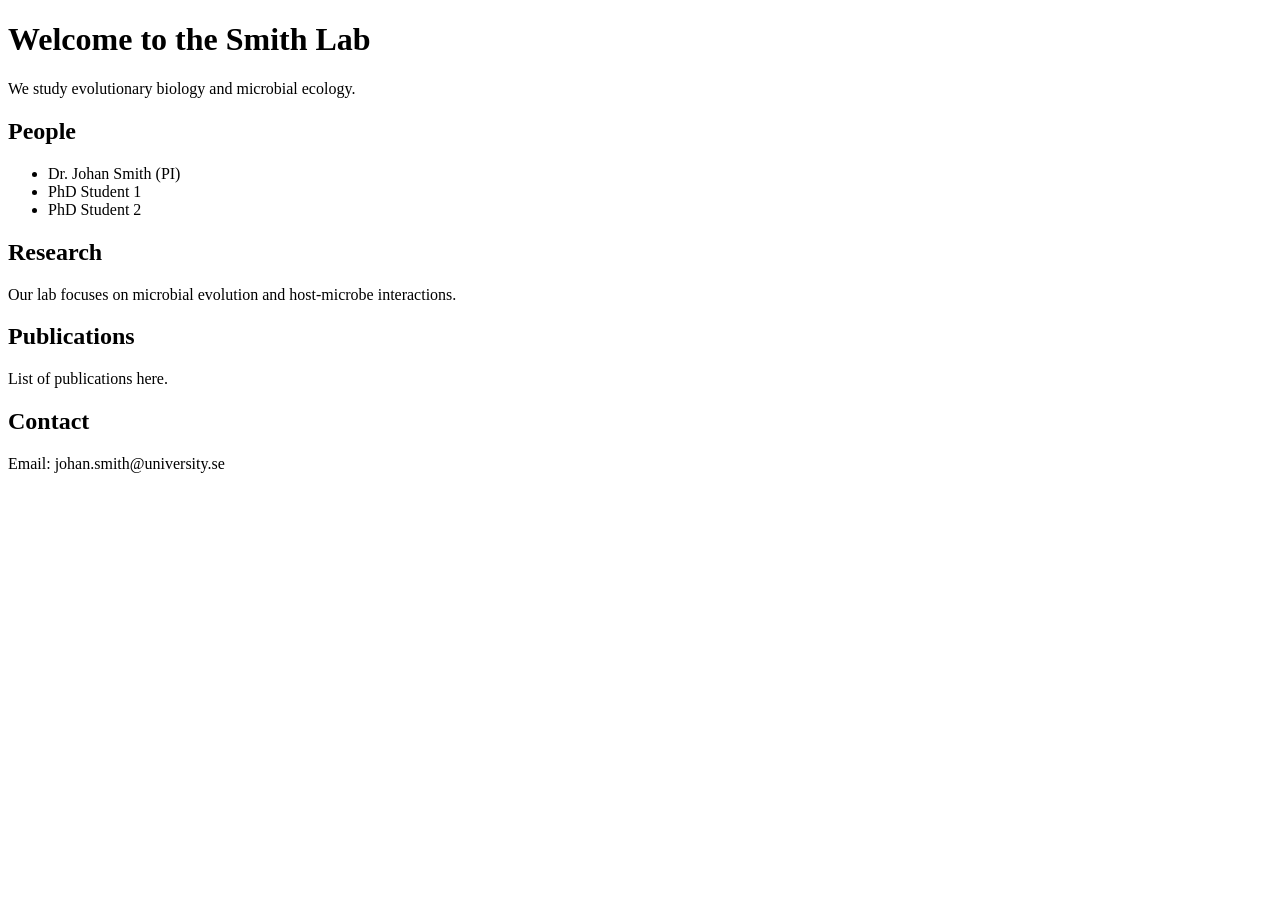
<file: Website.html>
<!DOCTYPE html>
<html>
<head>
<title>My Lab</title>
</head>

<body>

<h1>Welcome to the Smith Lab</h1>

<p>We study evolutionary biology and microbial ecology.</p>

<h2>People</h2>
<ul>
<li>Dr. Johan Smith (PI)</li>
<li>PhD Student 1</li>
<li>PhD Student 2</li>
</ul>

<h2>Research</h2>
<p>Our lab focuses on microbial evolution and host-microbe interactions.</p>

<h2>Publications</h2>
<p>List of publications here.</p>

<h2>Contact</h2>
<p>Email: johan.smith@university.se</p>

</body>
</html>
</file>
<file: assets/css/style.css>
/* ==========================================================================
   Juan Lab — site styles
   Desert palette after 1970s ligne claire: sand, coral, turquoise sky,
   lavender shadow, ink. Kept deliberately simple.
   ========================================================================== */

:root {
  --paper: #f8f3ea;
  --paper-2: #f1e8d9;
  --card: #fffdf8;
  --ink: #1f1b33;
  --ink-soft: #3f3a55;
  --muted: #6a6479;
  --line: rgb(31 27 51 / .12);

  --sand: #f2cc92;
  --peach: #f7c79f;
  --coral: #e0613f;
  --coral-dark: #c24e2f;
  --sky: #8ecfc9;
  --turquoise: #2a9d99;
  --teal: #1c6f73;
  --lavender: #b9a5d6;
  --violet: #6e5a9e;
  --night: #221d3b;

  --display: 'Inter Tight', 'Inter', system-ui, -apple-system, 'Segoe UI', sans-serif;
  --sans: 'Inter', system-ui, -apple-system, 'Segoe UI', sans-serif;

  --max-w: 1160px;
  --gutter: clamp(1rem, 4vw, 2.5rem);
  --radius: 14px;
  --header-h: 66px;

  color-scheme: light;
}

*, *::before, *::after { box-sizing: border-box; }
* { margin: 0; padding: 0; }

html {
  scroll-behavior: smooth;
  scroll-padding-top: calc(var(--header-h) + 16px);
  -webkit-text-size-adjust: 100%;
}

body {
  font-family: var(--sans);
  font-size: 1.0625rem;
  line-height: 1.6;
  color: var(--ink);
  background: var(--paper);
  -webkit-font-smoothing: antialiased;
}

img, svg { display: block; max-width: 100%; }
img { height: auto; }

/* the hidden attribute must win over any display rule below */
[hidden] { display: none !important; }
a { color: inherit; }
button { font: inherit; color: inherit; }

:focus-visible { outline: 2.5px solid var(--coral); outline-offset: 3px; border-radius: 4px; }

.w { width: min(100% - 2 * var(--gutter), var(--max-w)); margin-inline: auto; }

.skip-link {
  position: absolute; left: 1rem; top: -100px; z-index: 100;
  background: var(--ink); color: var(--paper);
  padding: .6rem 1rem; border-radius: 8px; font-size: .85rem;
}
.skip-link:focus { top: 1rem; }

.visually-hidden {
  position: absolute !important; width: 1px; height: 1px;
  overflow: hidden; clip: rect(0 0 0 0); white-space: nowrap;
}

/* ---------- Type ---------- */

h1, h2, h3 { font-family: var(--display); font-weight: 600; letter-spacing: -0.015em; line-height: 1.12; }

.eyebrow {
  font-size: .78rem;
  font-weight: 600;
  letter-spacing: .12em;
  text-transform: uppercase;
  color: var(--teal);
  margin-bottom: .6rem;
}

h2 { font-size: clamp(1.85rem, 3.1vw, 2.5rem); }

.lede { font-size: clamp(1.06rem, 1.3vw, 1.18rem); color: var(--ink-soft); max-width: 58ch; }

/* ---------- Buttons ---------- */

.btn {
  display: inline-flex;
  align-items: center;
  gap: .5rem;
  padding: .78rem 1.35rem;
  border-radius: 999px;
  font-size: .95rem;
  font-weight: 600;
  text-decoration: none;
  background: var(--ink);
  color: var(--paper);
  border: 1.5px solid var(--ink);
  transition: background .15s, color .15s, transform .15s;
}
.btn:hover { background: var(--coral); border-color: var(--coral); color: #fff; }
.btn--light { background: transparent; color: var(--ink); }
.btn--light:hover { background: var(--ink); border-color: var(--ink); color: var(--paper); }
.btn svg { width: 15px; height: 15px; }

.text-link {
  font-weight: 500;
  color: var(--teal);
  text-decoration: underline;
  text-decoration-thickness: 1px;
  text-underline-offset: 3px;
}
.text-link:hover { color: var(--coral-dark); }

/* ==========================================================================
   Header
   ========================================================================== */

.site-header {
  position: sticky; top: 0; z-index: 50;
  background: rgb(248 243 234 / .9);
  backdrop-filter: blur(12px);
  -webkit-backdrop-filter: blur(12px);
  border-bottom: 1px solid var(--line);
}
.nav { height: var(--header-h); display: flex; align-items: center; justify-content: space-between; gap: 1rem; }

.brand { display: flex; align-items: center; gap: .65rem; text-decoration: none; }
.brand img { width: 34px; height: 34px; }
.brand-name { font-family: var(--display); font-weight: 600; font-size: 1.2rem; letter-spacing: -0.015em; white-space: nowrap; }
.brand-aff {
  font-size: .84rem;
  font-weight: 500;
  color: var(--muted);
  padding-left: .75rem;
  margin-left: .1rem;
  border-left: 1px solid rgb(31 27 51 / .25);
  line-height: 1.25;
}

.nav-links { display: flex; align-items: center; gap: 2rem; list-style: none; }
.nav-links a {
  font-size: .94rem;
  font-weight: 500;
  white-space: nowrap;
  text-decoration: none;
  color: var(--ink-soft);
  transition: color .15s;
}
.nav-links a:hover, .nav-links a[aria-current='true'] { color: var(--coral-dark); }

.nav-toggle {
  display: none; order: 3;
  width: 44px; height: 44px;
  border: 1px solid var(--line); border-radius: 10px;
  background: var(--card);
  cursor: pointer; align-items: center; justify-content: center;
}
.nav-toggle span, .nav-toggle span::before, .nav-toggle span::after {
  display: block; width: 18px; height: 1.8px; background: var(--ink); position: relative; transition: transform .2s;
}
.nav-toggle span::before, .nav-toggle span::after { content: ''; position: absolute; left: 0; }
.nav-toggle span::before { top: -6px; }
.nav-toggle span::after { top: 6px; }
.nav-toggle[aria-expanded='true'] span { background: transparent; }
.nav-toggle[aria-expanded='true'] span::before { transform: translateY(6px) rotate(45deg); }
.nav-toggle[aria-expanded='true'] span::after { transform: translateY(-6px) rotate(-45deg); }

/* ==========================================================================
   Hero
   The sky and dunes stretch with the window (vector, never blurry);
   the two "galaxies" are capped in size so the heart drawing stays sharp.
   ========================================================================== */

.hero {
  --dune-h: clamp(64px, 7.5vw, 110px);
  position: relative;
  overflow: hidden;
  background: linear-gradient(180deg, #8fd0c9 0%, #cbe3d0 30%, #f4e5c6 62%, #f7cba2 86%, #f1a780 100%);
  padding-bottom: var(--dune-h);
}

.hero-inner {
  position: relative;
  z-index: 2;
  display: grid;
  grid-template-columns: minmax(0, 1fr) minmax(0, 1fr);
  align-items: center;
  gap: 2rem;
  min-height: clamp(400px, 46vh, 480px);
  padding-block: 2rem .5rem;
}

.hero h1 {
  font-size: clamp(2.5rem, 4.6vw, 3.8rem);
  line-height: 1.04;
  letter-spacing: -0.025em;
  margin-bottom: 1.1rem;
  max-width: 13ch;
}
.hero h1 span { color: var(--coral); }
.hero .lede { margin-bottom: 1.5rem; max-width: 44ch; }
.hero-actions { display: flex; flex-wrap: wrap; gap: .8rem; }

.cosmos {
  justify-self: end;
  width: min(100%, 440px);
}
.galaxy-heart { width: 100%; height: auto; }
.galaxy-heart .orbits { transform-origin: 350px 350px; animation: spin 220s linear infinite; }

@keyframes spin { to { transform: rotate(360deg); } }

.dunes {
  position: absolute;
  left: 0; right: 0; bottom: 0;
  width: 100%;
  height: var(--dune-h);
  z-index: 1;
}

/* ==========================================================================
   Sections
   ========================================================================== */

.section { padding-block: clamp(2.75rem, 5vw, 4rem); }
.section--alt { background: var(--paper-2); }
.section-head { margin-bottom: clamp(1.5rem, 3vw, 2.25rem); max-width: 720px; }
.section-head .lede { margin-top: .75rem; }

/* ---------- Research ---------- */

.themes { display: grid; gap: clamp(2.25rem, 4vw, 3rem); }
.theme {
  display: grid;
  grid-template-columns: minmax(0, 6fr) minmax(0, 5fr);
  gap: clamp(1.5rem, 4vw, 3.5rem);
  align-items: center;
}
/* alternate: the middle theme puts its images on the left */
.theme:nth-child(even) { grid-template-columns: minmax(0, 5fr) minmax(0, 6fr); }
.theme:nth-child(even) .panel { order: -1; }
.theme h3 { font-size: clamp(1.4rem, 2.1vw, 1.75rem); margin-bottom: .7rem; }
.theme p { color: var(--ink-soft); max-width: 54ch; }
.theme p + p { margin-top: .6rem; }
.theme-tag { font-size: .8rem; font-weight: 600; color: var(--coral-dark); margin-bottom: .5rem; letter-spacing: .02em; }

.panel { margin: 0; }
.mosaic {
  display: grid;
  grid-template-columns: repeat(3, minmax(0, 1fr));
  gap: 6px;
  list-style: none;
}
/* schematic tiles sit in the same grid as the images, cropped to the square */
.mosaic li a { display: block; width: 100%; height: 100%; }
.panel-note { margin-top: .7rem; font-size: .82rem; color: var(--muted); }
.mosaic li { border-radius: var(--radius); overflow: hidden; background: #0c0a12; aspect-ratio: 1; }
.mosaic li.light { background: #fff; }
.mosaic img { width: 100%; height: 100%; object-fit: cover; transition: transform .5s ease; }
.mosaic li:hover img { transform: scale(1.04); }

/* ---------- Publications ---------- */

.pubs-head {
  display: grid;
  grid-template-columns: minmax(0, 1fr) minmax(0, 340px);
  gap: 2rem;
  align-items: end;
  margin-bottom: clamp(1.25rem, 2.5vw, 1.75rem);
}
.pubs-head .section-head { margin-bottom: 0; }
.pubs-art {
  justify-self: end;
  width: 100%;
  margin: 0;
  border-radius: var(--radius);
  overflow: hidden;
  background: #07060c;
}
.pubs-art img { width: 100%; aspect-ratio: 2.86; object-fit: cover; }

/* ---------- Software (placeholder) ---------- */

/* used by the encrypted Software section, which is inserted at runtime */
.soon {
  display: flex;
  align-items: center;
  gap: 1.1rem;
  padding: 2rem 2.2rem;
  border: 1.5px dashed rgb(31 27 51 / .3);
  border-radius: 18px;
  background: var(--card);
  max-width: 560px;
}
.soon svg { width: 56px; height: 56px; flex: none; }
.soon p { font-family: var(--display); font-weight: 600; font-size: 1.35rem; letter-spacing: -0.01em; }

/* a short band: heading on the left, the locked card on the right */
.section--band { padding-block: clamp(2rem, 3.5vw, 2.75rem); border-bottom: 1px solid var(--line); }
.band-row {
  display: grid;
  grid-template-columns: minmax(0, 1fr) minmax(0, 480px);
  gap: 2rem 4rem;
  align-items: center;
}
.band-row .section-head { margin-bottom: 0; }
/* the Training band: heading on top, then Games (cards side by side), then Forms */
.subsections { display: grid; gap: 1.8rem; }
#games { display: grid; grid-template-columns: repeat(3, minmax(0, 1fr)); gap: 1.2rem 1.6rem; align-items: stretch; }
#games .sub-title { grid-column: 1 / -1; margin-bottom: -.6rem; }
/* the game cards share their rows (picture, title, text, buttons, more), so both are the same
   size and their buttons line up, whatever the length of each paragraph */
@supports (grid-template-rows: subgrid) {
  #games .game { display: grid; grid-row: span 5; grid-template-rows: subgrid; row-gap: 0; }
  #games .game-body { grid-row: span 4; display: grid; grid-template-rows: subgrid; row-gap: 0; align-items: start; }
}
@media (max-width: 1000px) { #games { grid-template-columns: 1fr; } }
.sub-title { font-family: var(--display); font-size: 1.05rem; font-weight: 600; letter-spacing: -0.01em; margin-bottom: .6rem; }
#software-content { margin-top: clamp(2rem, 4vw, 3rem); }

.gate {
  display: grid;
  grid-template-columns: auto minmax(0, 1fr);
  gap: 1.2rem;
  align-items: start;
  padding: 1.2rem 1.5rem;
  background: var(--card);
  border: 1px solid var(--line);
  border-radius: 18px;
}
/* the Games band: the same card as the locked Software one, without the password */
.band-card {
  display: flex;
  align-items: center;
  gap: 1.2rem;
  padding: 1.2rem 1.5rem;
  background: var(--card);
  border: 1px solid var(--line);
  border-radius: 18px;
}
.band-card svg { width: 48px; height: 48px; flex: none; }
.band-card p { color: var(--ink-soft); }

/* a game: screenshot, one paragraph, download buttons */
.game {
  background: var(--card);
  border: 1px solid var(--line);
  border-radius: 18px;
  overflow: hidden;
}
.game img { display: block; width: 100%; height: auto; border-bottom: 1px solid var(--line); }
.game-body { padding: 1rem 1.4rem 1.1rem; }
.game h4 { font-family: var(--display); font-size: 1.2rem; letter-spacing: -0.01em; margin-bottom: .35rem; }
.form-list { list-style: none; display: grid; gap: .1rem; margin-top: .8rem; }
.form-list li { display: flex; align-items: center; justify-content: space-between; gap: 1rem; padding: .65rem 0; border-top: 1px solid var(--line); }
.form-list h4 { font-size: 1rem; margin-bottom: .1rem; }
.form-list p { font-size: .88rem; }
.form-list .btn { flex: none; padding: .45rem 1rem; font-size: .85rem; }
.game p { color: var(--ink-soft); font-size: .95rem; }
/* Play and the two downloads on one line */
.game-links { display: flex; flex-wrap: wrap; gap: .5rem; margin-top: .8rem; }
.game-links .btn { padding: .55rem 1.05rem; font-size: .9rem; gap: .4rem; }
.game .more { margin-top: .7rem; }
.game .more summary { padding: .4rem .95rem; font-size: .85rem; border-width: 1px; border-color: var(--line); color: var(--ink-soft); }
.game .more[open] summary { margin-bottom: .8rem; }
.game-info { display: grid; gap: .1rem; font-size: .88rem; }
.game-info dt { font-weight: 600; margin-top: .55rem; }
.game-info dt:first-child { margin-top: 0; }
.game-info dd { color: var(--ink-soft); }
.game-info a { color: var(--teal); font-weight: 500; }

/* the notice shown before a download starts */
.notice-dialog {
  margin: auto;
  width: min(92vw, 440px);
  border: 0;
  border-radius: 20px;
  padding: 1.6rem 1.7rem 1.5rem;
  background: var(--card);
  color: var(--ink);
  box-shadow: 0 30px 80px -20px rgb(31 27 51 / .5);
}
.notice-dialog::backdrop { background: rgb(34 29 59 / .55); backdrop-filter: blur(3px); }
.notice-dialog h3 { font-family: var(--display); font-size: 1.3rem; letter-spacing: -0.01em; margin-bottom: .6rem; }
.notice-dialog p { color: var(--ink-soft); font-size: .95rem; }
.notice-dialog .notice-note { margin-top: .5rem; font-size: .88rem; color: var(--muted); }
.notice-actions { display: flex; flex-wrap: wrap; gap: .6rem; margin-top: 1.2rem; }
.notice-actions .btn { padding: .6rem 1.1rem; font-size: .9rem; cursor: pointer; }

/* the window a game plays in */
.game-dialog {
  margin: auto;
  width: min(96vw, 1120px);
  border: 0;
  border-radius: 18px;
  padding: 0;
  background: var(--night);
  color: var(--paper);
  overflow: hidden;
  box-shadow: 0 30px 80px -20px rgb(31 27 51 / .6);
}
.game-dialog::backdrop { background: rgb(34 29 59 / .7); backdrop-filter: blur(3px); }
.game-bar { display: flex; align-items: center; gap: 1rem; padding: .6rem .7rem .6rem 1.1rem; font-size: .9rem; }
.game-bar strong { font-family: var(--display); font-size: 1rem; }
.game-bar span { color: rgb(248 243 234 / .7); margin-right: auto; }
.game-bar .btn { padding: .4rem 1rem; font-size: .85rem; background: var(--paper); color: var(--ink); border-color: var(--paper); }
.game-bar .btn:hover { background: var(--coral); border-color: var(--coral); color: #fff; }
.game-frame { aspect-ratio: 16 / 9; background: #000; }
.game-frame iframe { display: block; width: 100%; height: 100%; border: 0; }
@media (max-width: 700px) { .game-bar span { display: none; } }

.gate-icon { width: 48px; height: 48px; }
.gate-label { display: block; color: var(--ink-soft); margin-bottom: .9rem; padding-top: .55rem; }
.gate #gate-form .gate-label { font-size: .9rem; margin-bottom: .5rem; padding-top: 0; }
.gate-row { display: flex; flex-wrap: wrap; gap: .6rem; }
.gate-input {
  flex: 1 1 200px;
  min-width: 0;
  padding: .75rem 1rem;
  font-size: 1rem;
  color: var(--ink);
  background: var(--card);
  border: 1.5px solid rgb(31 27 51 / .25);
  border-radius: 999px;
}
.gate-input:focus-visible { border-color: var(--coral); }
.gate-error { margin-top: .7rem; font-size: .9rem; color: var(--coral-dark); }
.gate.is-wrong .gate-input { border-color: var(--coral); }
.pub-links { display: flex; flex-wrap: wrap; gap: .5rem 1.4rem; margin-top: .8rem; }

.pubs { list-style: none; border-top: 1px solid var(--line); }
.pub {
  display: grid;
  grid-template-columns: 4.5rem minmax(0, 1fr);
  gap: 1.2rem;
  padding-block: .85rem;
  border-bottom: 1px solid var(--line);
}
.pub-year { font-family: var(--display); font-weight: 600; color: var(--coral); font-size: 1rem; padding-top: .1rem; }
.pub-title { font-family: var(--display); font-weight: 600; font-size: 1.08rem; line-height: 1.3; letter-spacing: -0.01em; }
a.pub-title { text-decoration: none; }
a.pub-title:hover { color: var(--coral-dark); text-decoration: underline; text-decoration-thickness: 1px; text-underline-offset: 3px; }
.authors { font-size: .88rem; color: var(--muted); margin-top: .2rem; line-height: 1.5; }
.authors b { color: var(--ink); font-weight: 600; }
.journal { font-size: .88rem; color: var(--teal); font-weight: 500; margin-top: .1rem; }

/* drop-downs (publications, former members) */
.more { margin-top: 1.1rem; }
.more summary {
  list-style: none;
  cursor: pointer;
  display: inline-flex;
  align-items: center;
  gap: .6rem;
  padding: .55rem 1.1rem;
  border: 1.5px solid var(--ink);
  border-radius: 999px;
  font-weight: 600;
  font-size: .95rem;
  transition: background .15s, color .15s;
}
.more summary::-webkit-details-marker { display: none; }
.more summary::after { content: '+'; font-size: 1.15rem; line-height: 1; transition: transform .2s; }
.more[open] summary::after { transform: rotate(45deg); }
.more summary:hover { background: var(--ink); color: var(--paper); }
.more[open] summary { margin-bottom: 1rem; }

/* ---------- Team ---------- */

.team {
  list-style: none;
  display: grid;
  grid-template-columns: repeat(4, minmax(0, 1fr));
  gap: 1.5rem 1.2rem;
}
.member {
  display: flex;
  flex-direction: column;
  align-items: center;
  text-align: center;
  gap: .25rem;
  width: 100%;
  padding: .4rem;
  background: none;
  border: 0;
  border-radius: var(--radius);
  text-decoration: none;
  cursor: pointer;
}
.member .avatar { margin-bottom: .6rem; }
.member:hover .avatar { transform: translateY(-4px); box-shadow: 0 14px 28px -12px rgb(31 27 51 / .45); }
.member-name { font-weight: 600; font-size: 1rem; }
.member-role { font-size: .88rem; color: var(--muted); }
.member-cta { font-size: .8rem; color: var(--teal); font-weight: 500; opacity: 0; transition: opacity .15s; }
.member:hover .member-cta, .member:focus-visible .member-cta { opacity: 1; }

.avatar {
  width: 112px;
  aspect-ratio: 1;
  border-radius: 50%;
  overflow: hidden;
  border: 1.5px solid var(--ink);
  background: var(--sand);
  transition: transform .2s ease, box-shadow .2s ease;
}
.avatar img { width: 100%; height: 100%; }

.former-list { list-style: none; display: grid; grid-template-columns: repeat(auto-fill, minmax(260px, 1fr)); gap: .2rem 2rem; }
.former-list li { padding-block: .65rem; border-bottom: 1px solid var(--line); display: flex; justify-content: space-between; gap: 1rem; }
.former-list .r { color: var(--muted); font-size: .9rem; text-align: right; }

/* contact dialog */
.member-dialog {
  margin: auto;
  width: min(92vw, 420px);
  border: 0;
  border-radius: 20px;
  padding: 0;
  background: var(--card);
  color: var(--ink);
  box-shadow: 0 30px 80px -20px rgb(31 27 51 / .5);
}
.member-dialog::backdrop { background: rgb(34 29 59 / .55); backdrop-filter: blur(3px); }
.dialog-art { height: 120px; background: linear-gradient(180deg, #8fd0c9, #f4e5c6 70%, #f7cba2); position: relative; }
.dialog-art .avatar { position: absolute; left: 50%; bottom: -54px; transform: translateX(-50%); width: 112px; background: var(--card); }
.dialog-body { padding: 4.2rem 1.8rem 1.8rem; text-align: center; }
.dialog-body h3 { font-size: 1.45rem; }
.dialog-role { color: var(--muted); margin-top: .2rem; }
.dialog-contact { list-style: none; margin-top: 1.4rem; text-align: left; display: grid; gap: .7rem; border-top: 1px solid var(--line); padding-top: 1.2rem; }
.dialog-contact li { display: grid; grid-template-columns: 5.5rem 1fr; gap: .8rem; font-size: .93rem; }
.dialog-contact .k { color: var(--muted); font-size: .82rem; padding-top: .1rem; }
.dialog-contact a { color: var(--teal); font-weight: 500; word-break: break-word; }
.dialog-close {
  position: absolute; top: .8rem; right: .8rem; z-index: 2;
  width: 36px; height: 36px; border-radius: 50%;
  border: 0; background: rgb(255 253 248 / .85);
  cursor: pointer; font-size: 1.2rem; line-height: 1;
}
.dialog-close:hover { background: var(--card); }

/* ==========================================================================
   Join & footer
   ========================================================================== */

.join {
  position: relative;
  background: linear-gradient(180deg, var(--paper) 0%, #f7d6b6 60%, #f2b58f 100%);
  padding-block: clamp(2.75rem, 5vw, 4rem) 0;
}
.join-inner {
  display: grid;
  grid-template-columns: minmax(0, 7fr) minmax(0, 5fr);
  gap: clamp(2rem, 5vw, 4rem);
  align-items: start;
}
.join p { color: var(--ink-soft); max-width: 54ch; }
.join p + p { margin-top: .8rem; }
.join h2 { margin-bottom: .9rem; }
.join .hero-actions { margin-top: 1.4rem; }
.contact-card {
  background: var(--card);
  border-radius: 18px;
  border: 1px solid var(--line);
  overflow: hidden;
}
.contact-photo { width: 100%; aspect-ratio: 2.6; object-fit: cover; }
.contact-body { padding: 1.1rem 1.5rem 1.3rem; }
.contact-card h3 { font-size: 1.05rem; margin-bottom: .7rem; }
.contact-card address { font-style: normal; color: var(--ink-soft); line-height: 1.7; }
.contact-links { margin-top: 1rem; display: grid; gap: .35rem; justify-items: start; }
.join .dunes { position: relative; height: clamp(56px, 6vw, 90px); margin-top: clamp(2rem, 4vw, 3rem); }

.site-footer { background: var(--night); color: #cfc7d9; padding-block: 2rem 1.5rem; font-size: .9rem; }
.footer-top { display: flex; flex-wrap: wrap; justify-content: space-between; gap: 1.5rem 3rem; align-items: center; }
.footer-brand { display: flex; align-items: center; gap: .7rem; color: var(--paper); text-decoration: none; }
.footer-brand img { width: 34px; height: 34px; }
.footer-links { display: flex; flex-wrap: wrap; gap: .5rem 1.6rem; list-style: none; }
.footer-links a { color: #ece4d6; text-decoration: none; }
.footer-links a:hover { color: var(--peach); }
.funders { margin-top: 1.3rem; display: flex; flex-wrap: wrap; align-items: baseline; gap: .5rem 1.4rem; }
.funders-label { font-size: .75rem; font-weight: 600; letter-spacing: .12em; text-transform: uppercase; color: var(--sky); }
.funders ul { list-style: none; display: flex; flex-wrap: wrap; gap: .4rem 1.4rem; }
.funders a { color: #ece4d6; text-decoration: none; border-bottom: 1px solid rgb(236 228 214 / .25); }
.funders a:hover { color: var(--peach); border-bottom-color: var(--peach); }
.footer-bottom {
  margin-top: 1.1rem; padding-top: 1rem;
  border-top: 1px solid rgb(245 237 224 / .14);
  display: flex; flex-wrap: wrap; justify-content: space-between; gap: .6rem 2rem;
  color: #a39bb3; font-size: .82rem;
}

/* ==========================================================================
   Reveal on scroll (progressive enhancement)
   ========================================================================== */

.js .reveal { opacity: 0; transform: translateY(16px); transition: opacity .6s ease, transform .6s ease; }
.js .reveal.is-in { opacity: 1; transform: none; }

/* ==========================================================================
   Responsive
   ========================================================================== */

/* wide monitors: a wider column, so the page does not shrink to a narrow
   strip in the middle of the screen */
@media (min-width: 1800px) {
  :root { --max-w: 1240px; }
}

/* six menu items plus the university name do not fit side by side on a narrow
   laptop window, so the name goes first */
@media (max-width: 1000px) {
  .brand-aff { display: none; }
}

@media (max-width: 860px) {
  :root { --header-h: 60px; }
  .nav-toggle { display: inline-flex; }
  .nav-links {
    position: absolute; top: var(--header-h); left: 0; right: 0;
    flex-direction: column; align-items: stretch; gap: 0;
    background: var(--paper); border-bottom: 1px solid var(--line);
    padding: .4rem var(--gutter) 1rem;
    display: none;
  }
  .nav-links.is-open { display: flex; }
  .nav-links a { display: block; padding: .85rem 0; border-bottom: 1px solid var(--line); }

  .hero-inner { grid-template-columns: 1fr; min-height: 0; padding-block: 2rem 0; gap: .5rem; }
  .cosmos { justify-self: center; width: min(100%, 300px); }
  .theme, .theme:nth-child(even), .join-inner, .pubs-head, .band-row { grid-template-columns: 1fr; }
  .theme:nth-child(even) .panel { order: 0; }
  .pubs-art { justify-self: start; max-width: 320px; }
}

@media (max-width: 700px) {
  .team { grid-template-columns: repeat(2, minmax(0, 1fr)); gap: 1.4rem .8rem; }
}

@media (max-width: 560px) {
  body { font-size: 1rem; }
  .mosaic { grid-template-columns: repeat(2, minmax(0, 1fr)); }
  .gate { grid-template-columns: 1fr; padding: 1.3rem 1.4rem; gap: .6rem; }
  .gate-icon { width: 40px; height: 40px; }
  .gate-label { padding-top: 0; }
  /* used by the encrypted Software section, which is inserted at runtime */
  .soon { padding: 1.4rem 1.5rem; }
  .avatar { width: 96px; }
  .member-cta { opacity: 1; }
  .pub { grid-template-columns: 1fr; gap: .2rem; }
  .former-list li { flex-direction: column; gap: 0; }
  .former-list .r { text-align: left; }
}

@media (prefers-reduced-motion: reduce) {
  html { scroll-behavior: auto; }
  .galaxy-heart .orbits { animation: none; }
  .js .reveal { opacity: 1; transform: none; transition: none; }
  .mosaic img, .avatar { transition: none; }
}
</file>
